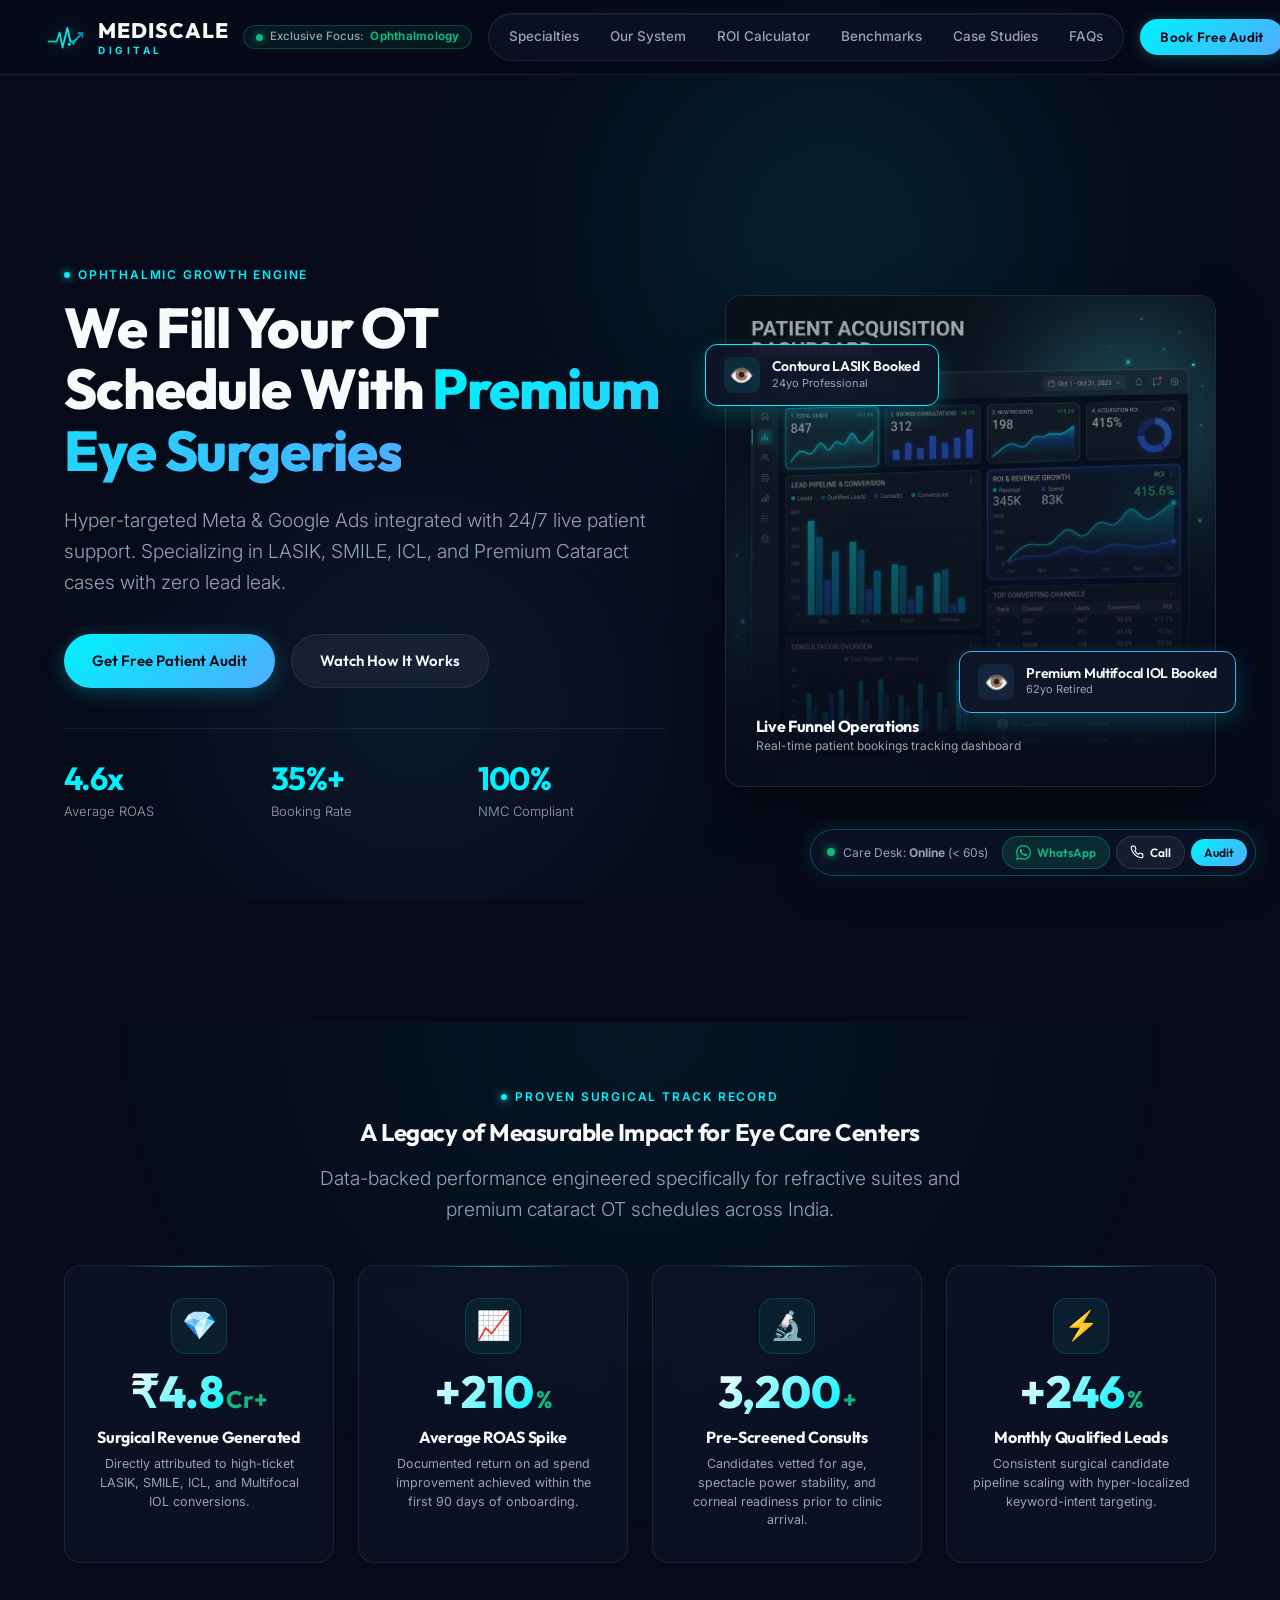
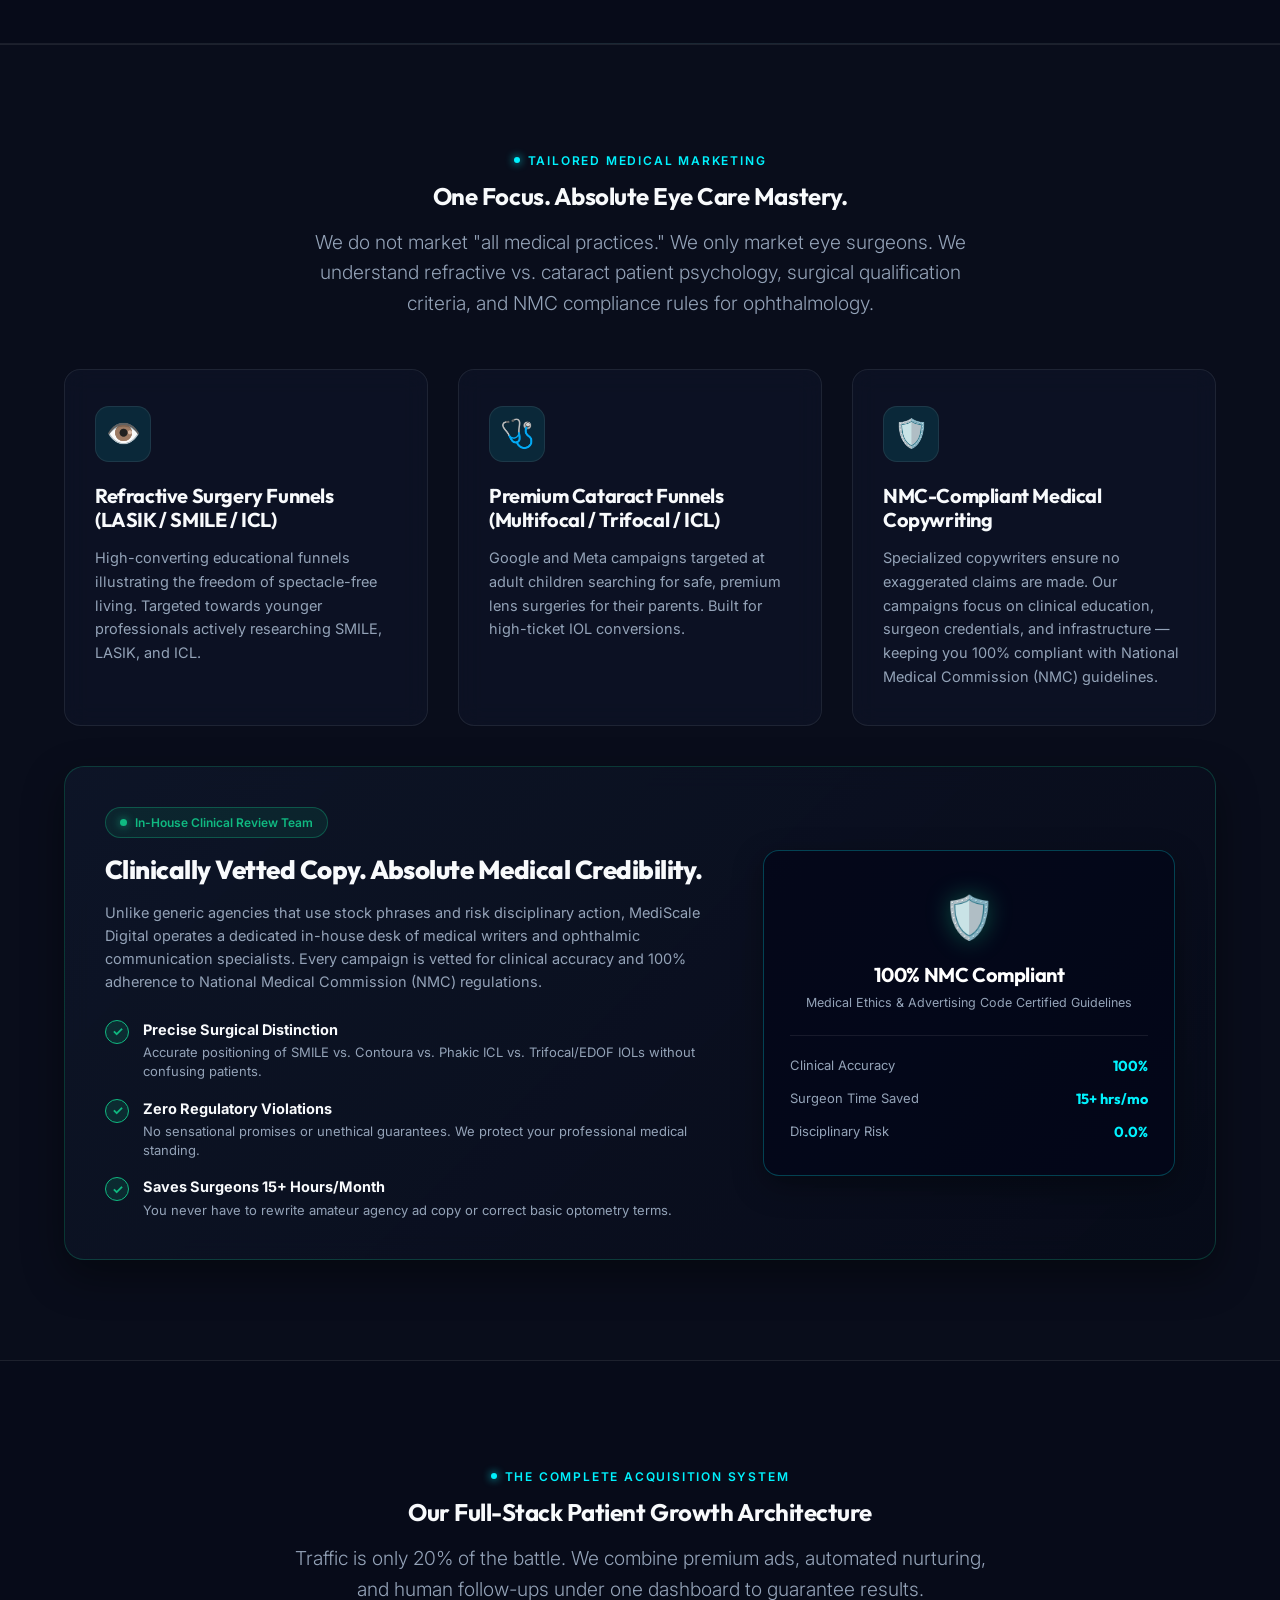
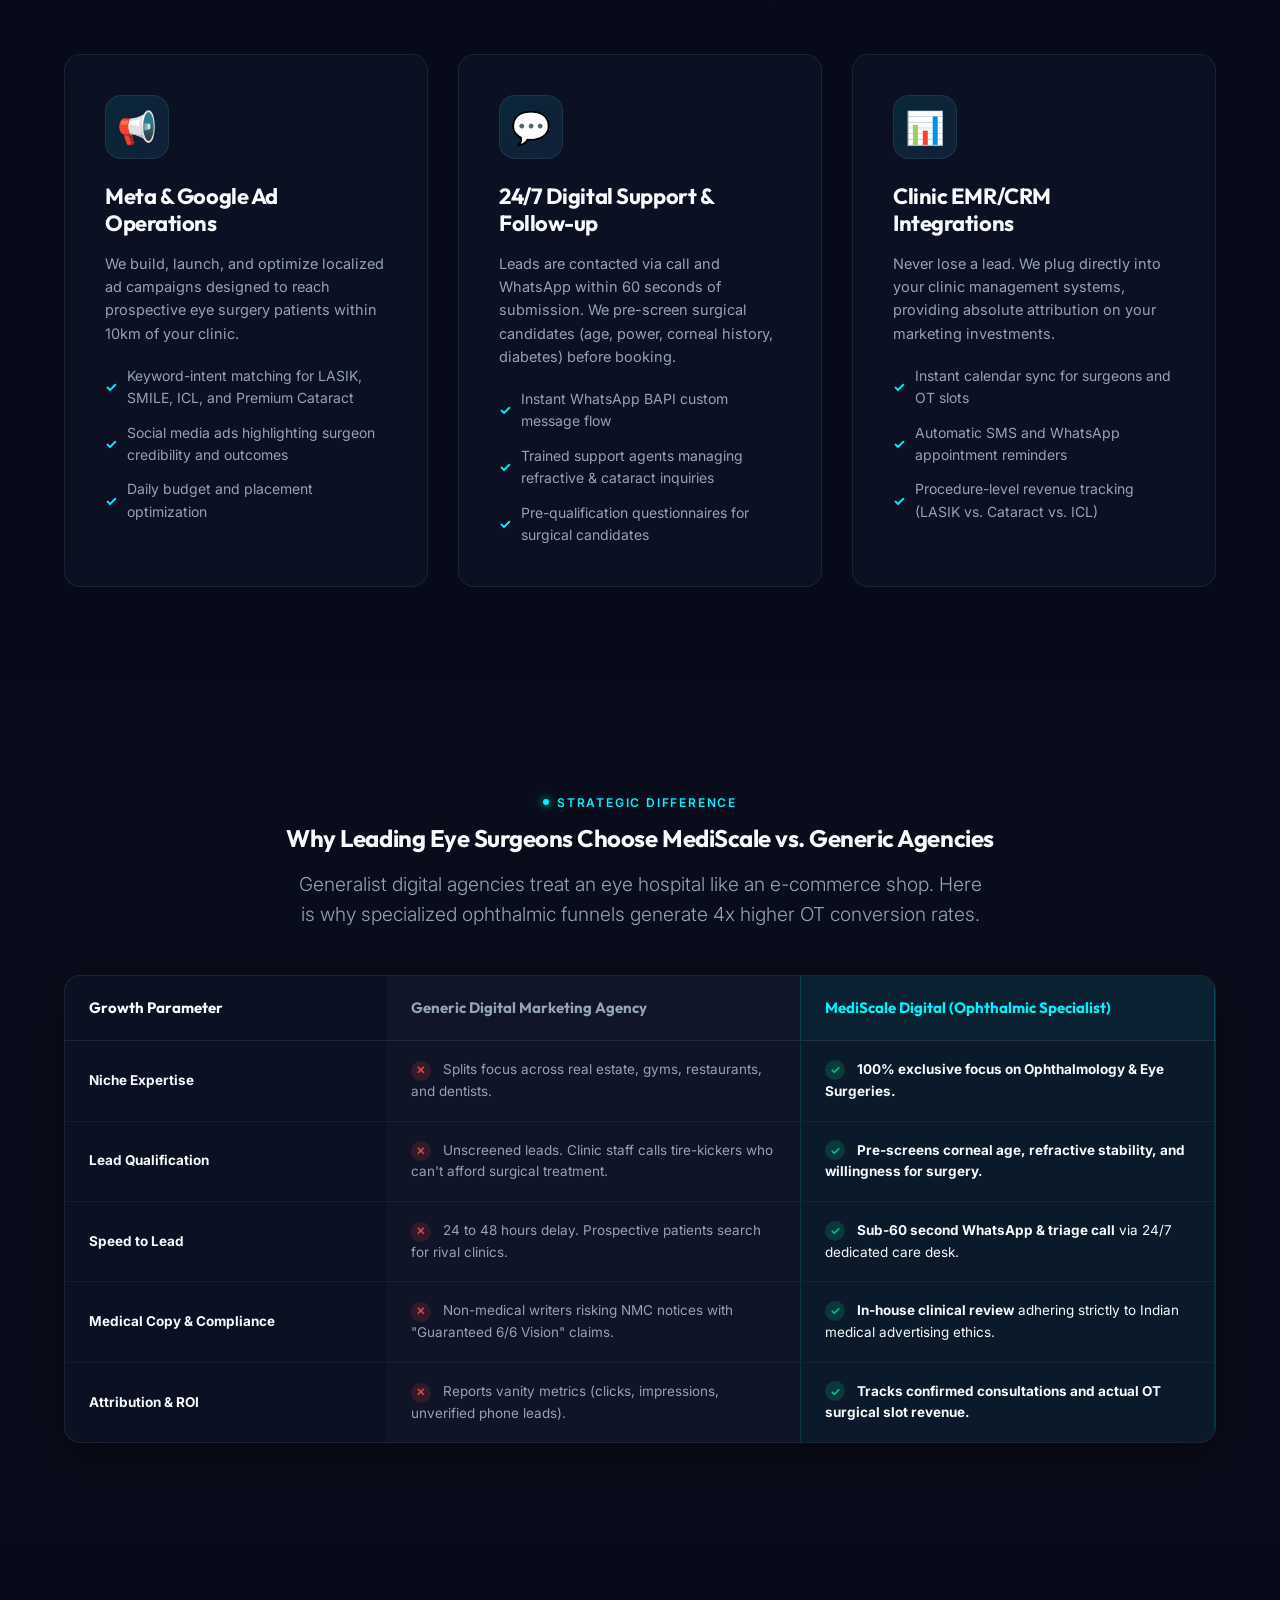
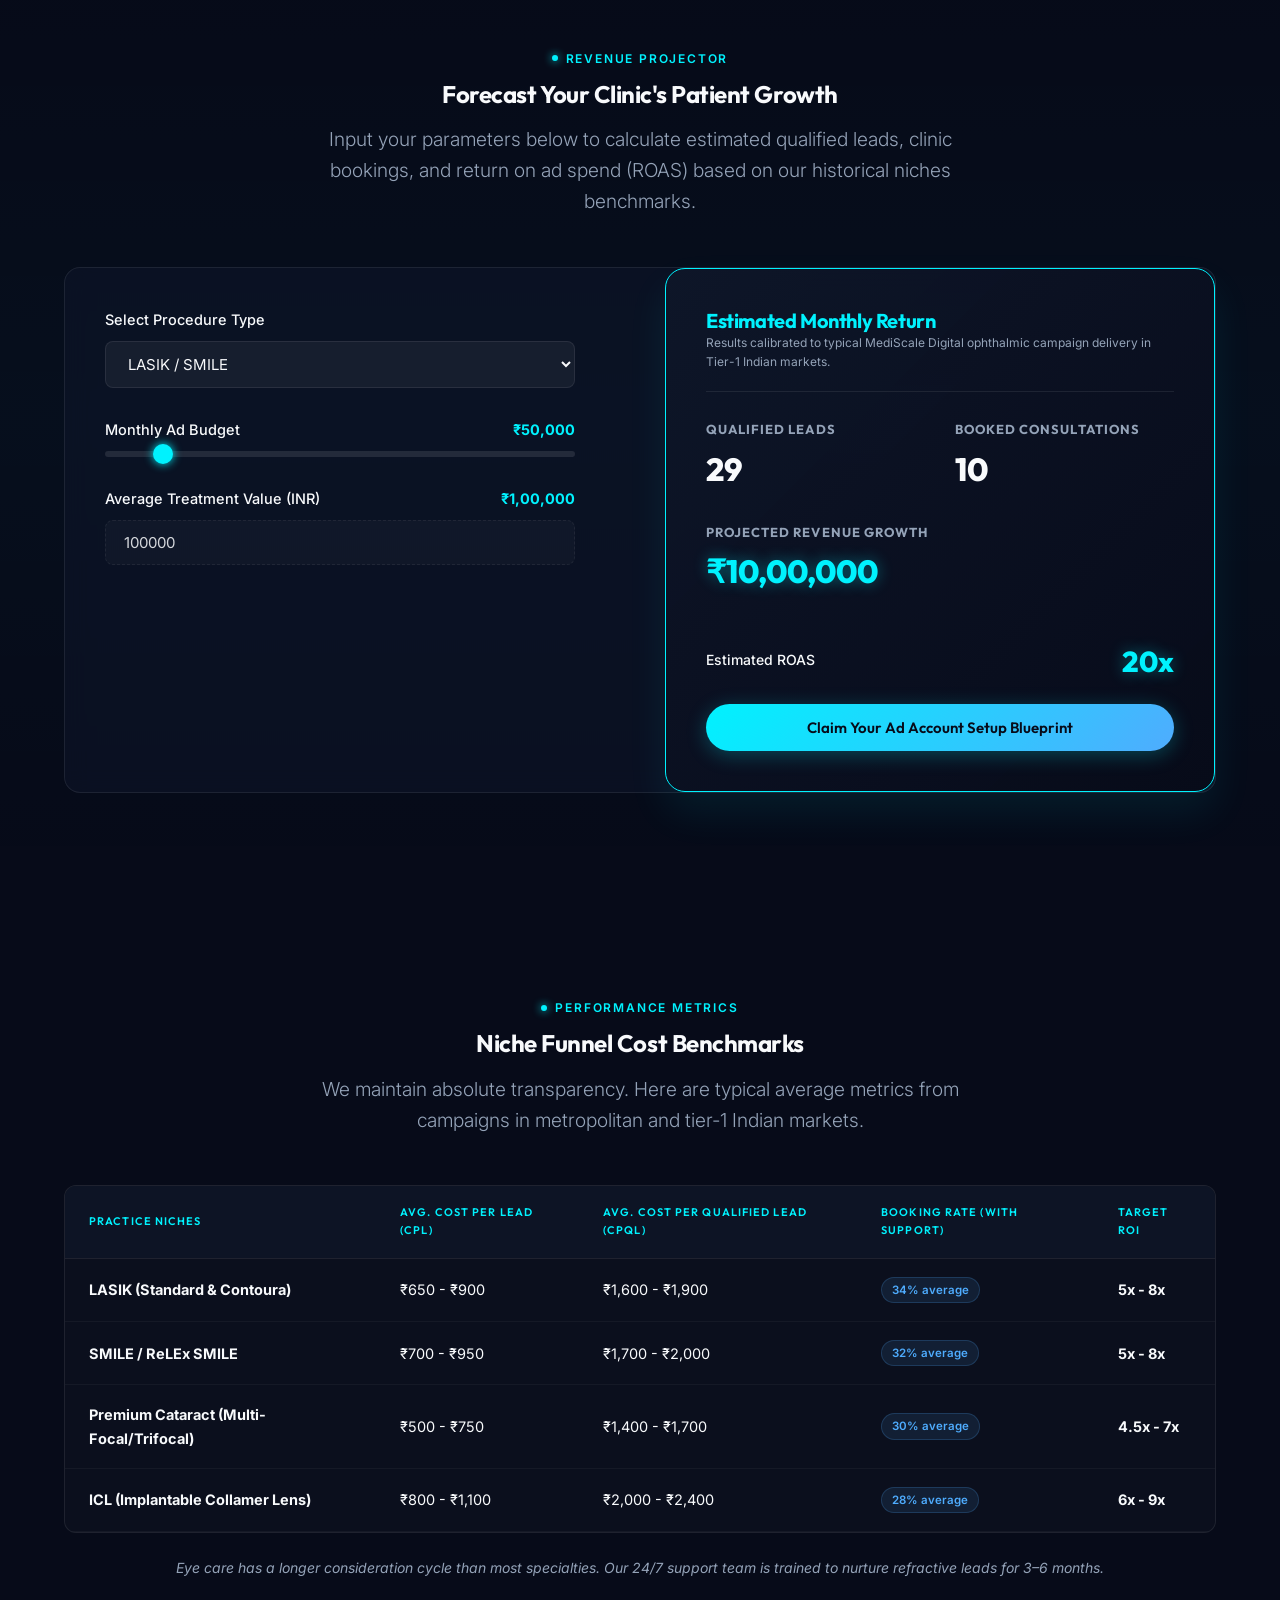
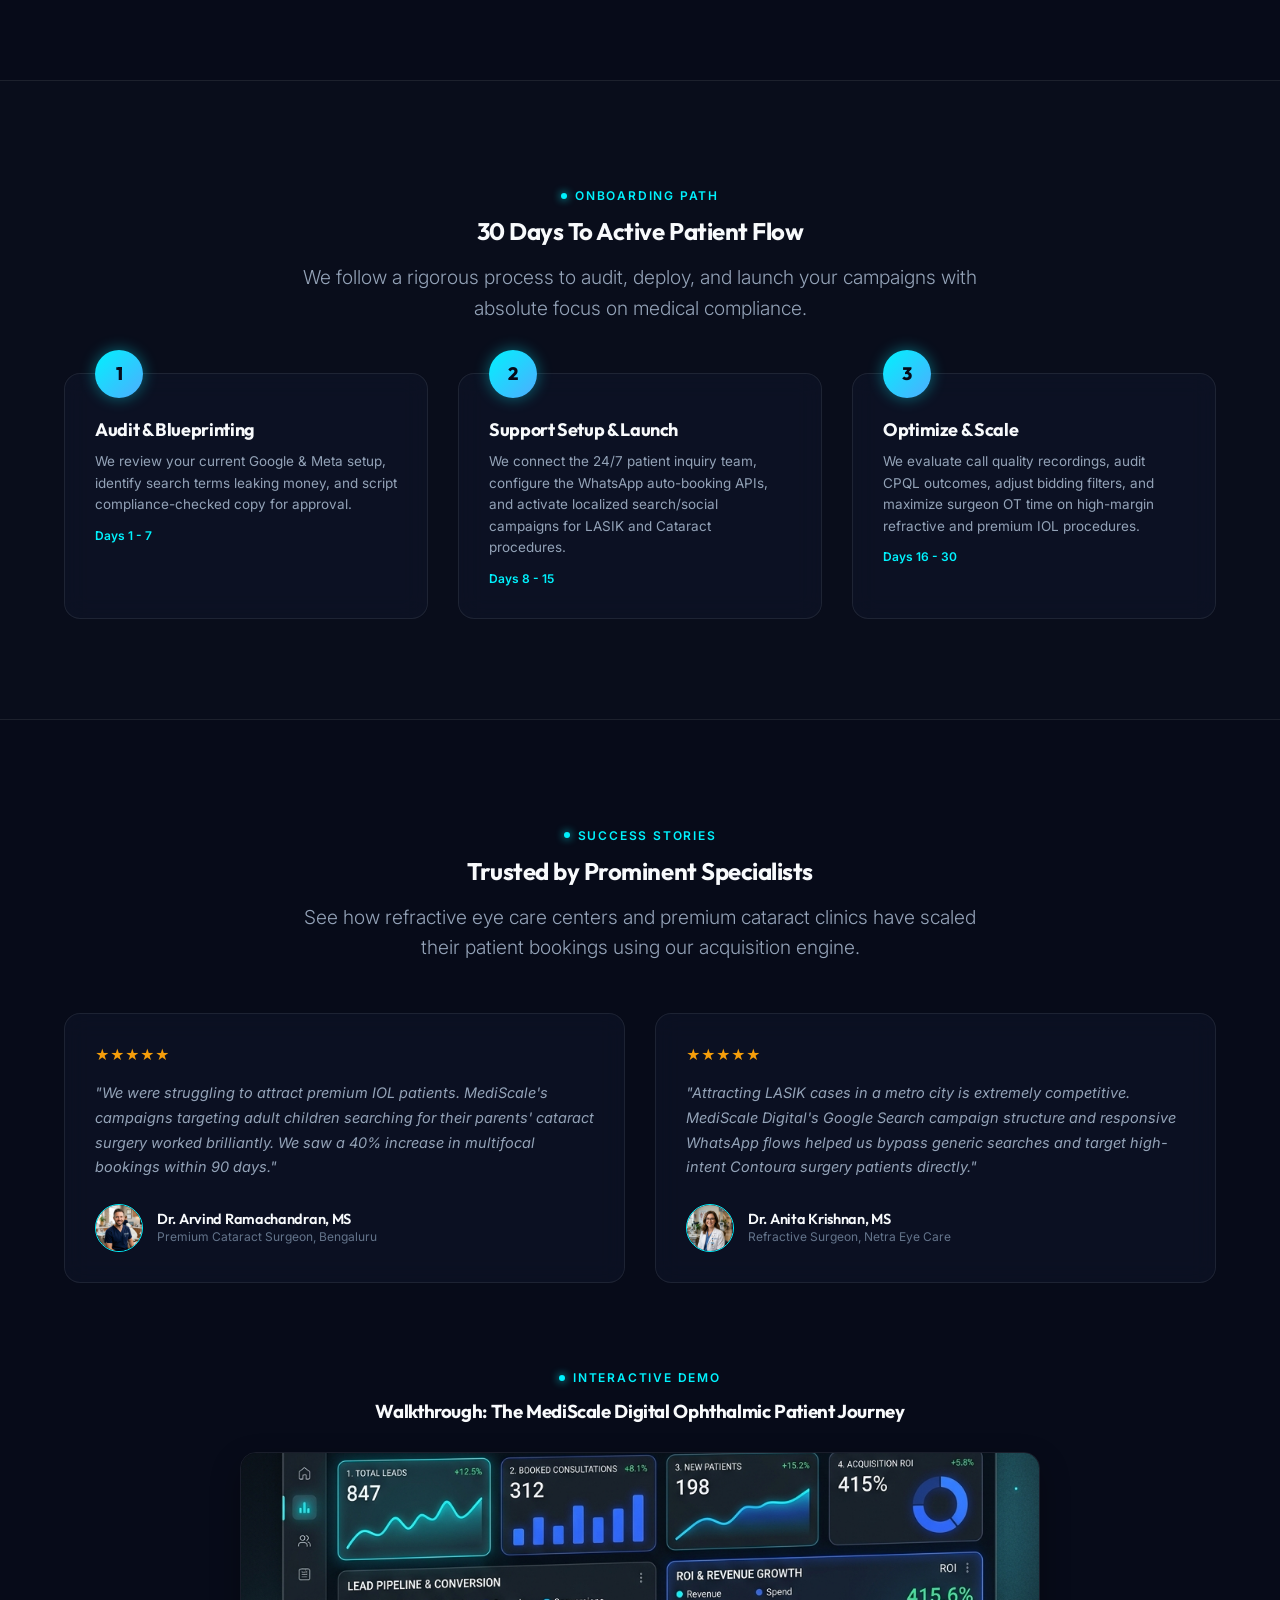
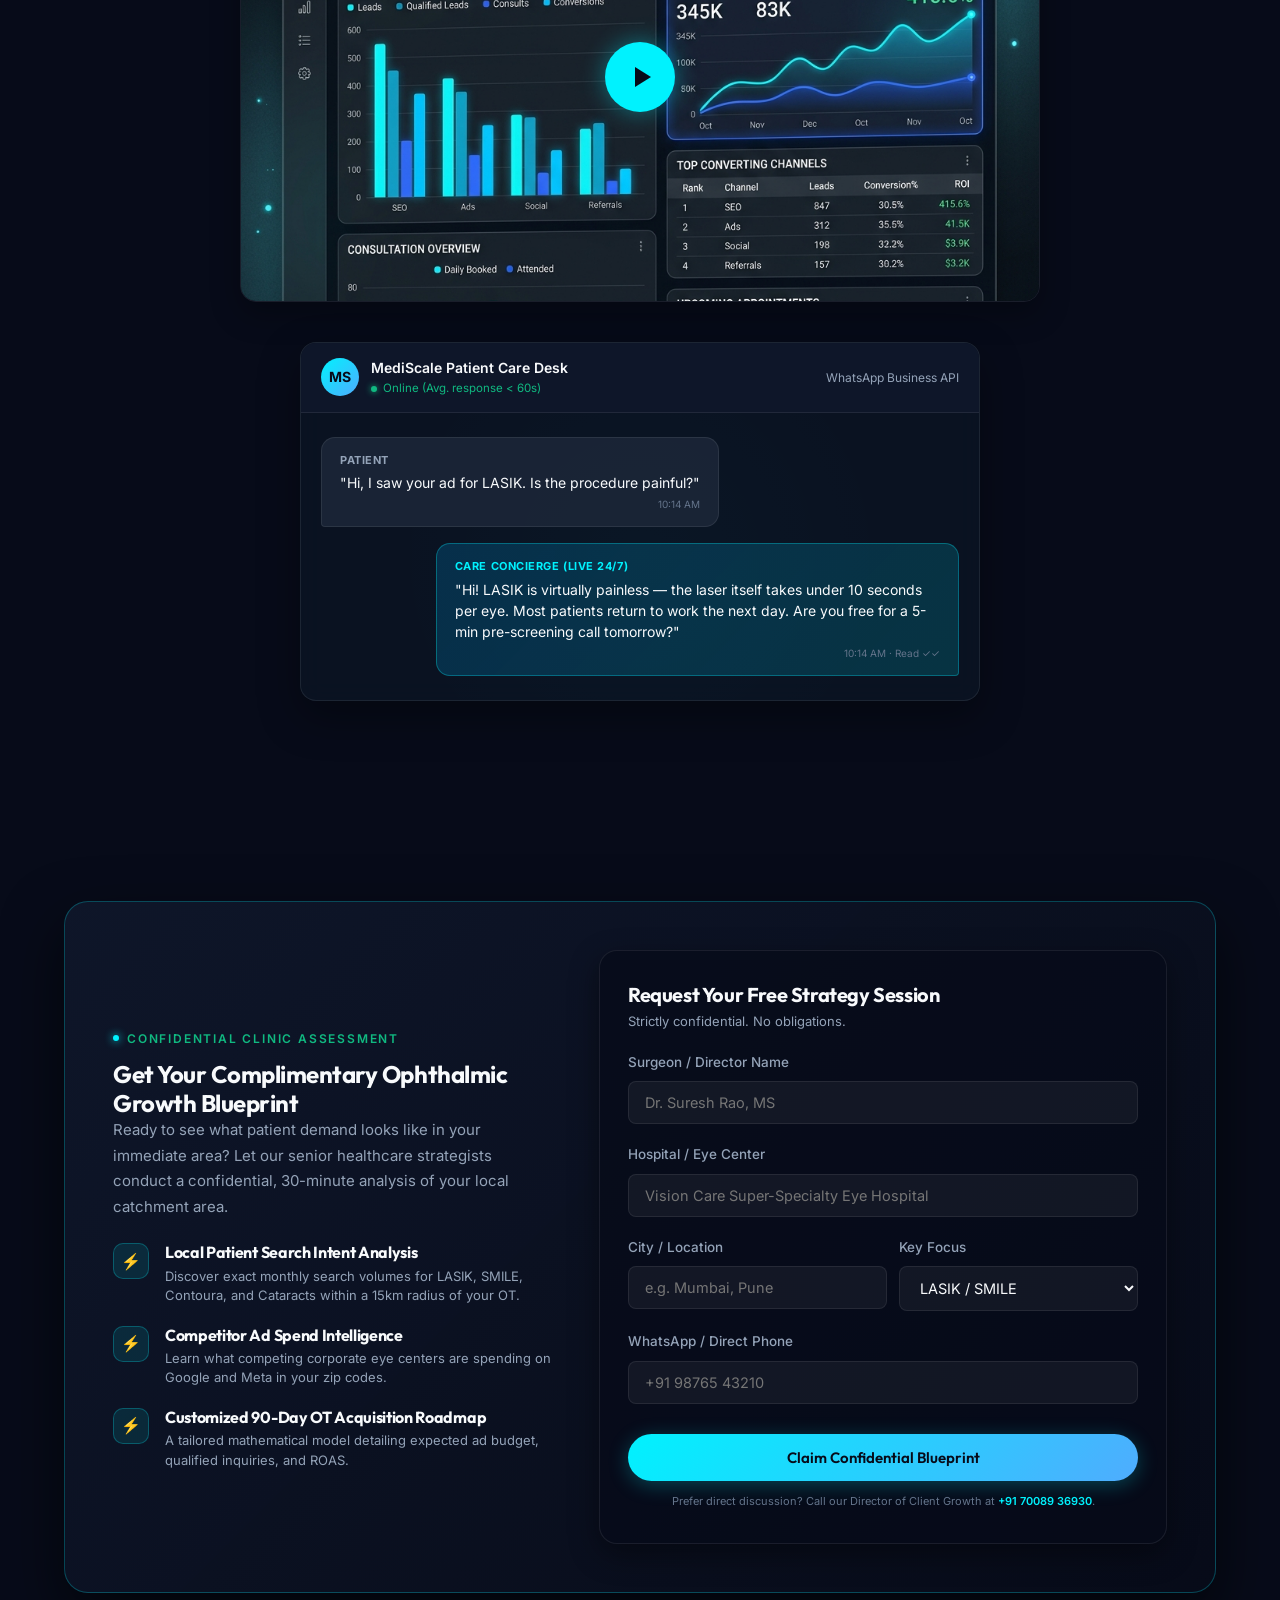
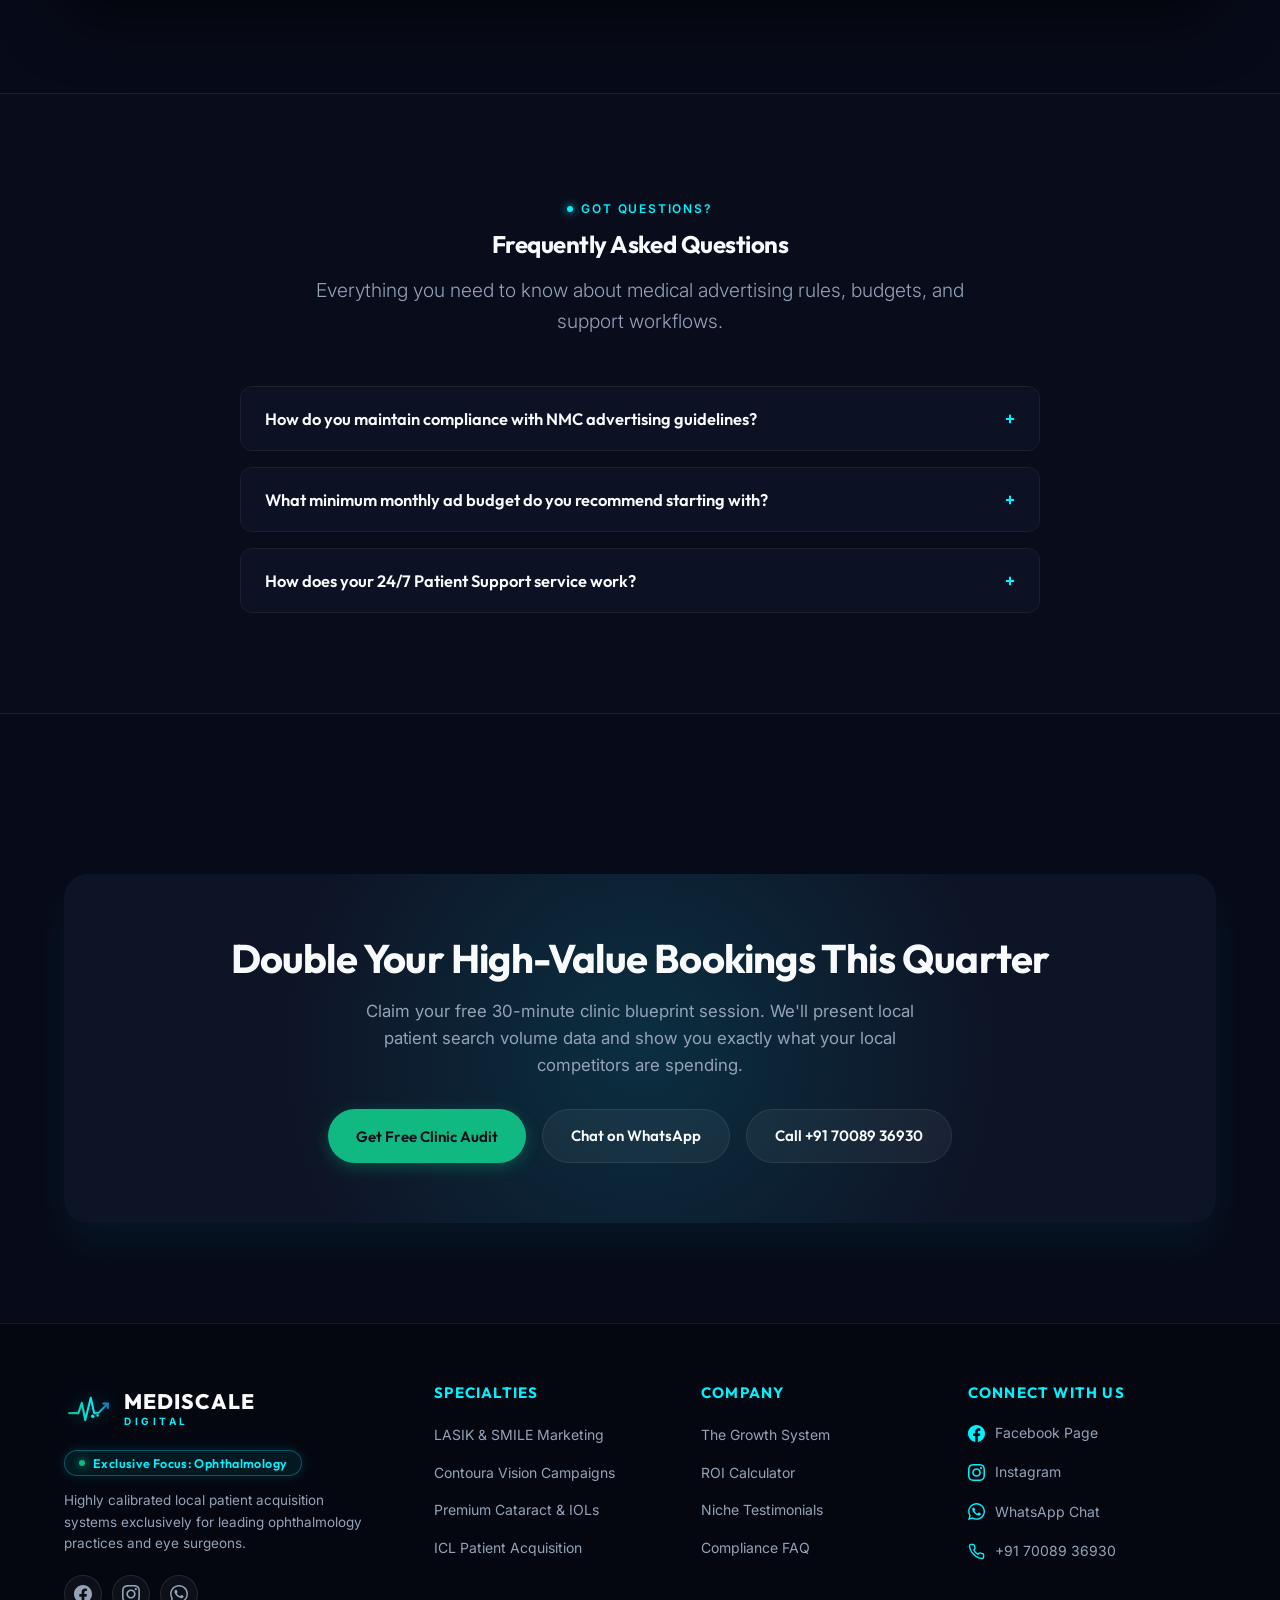
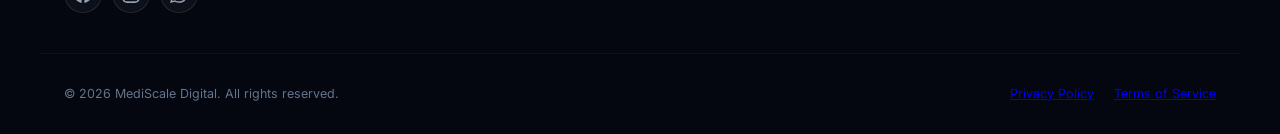
<file: index.html>
<!DOCTYPE html>
<html lang="en">
<head>
    <meta charset="UTF-8">
    <meta name="viewport" content="width=device-width, initial-scale=1.0">
    <title>MediScale Digital | Ophthalmic Patient Acquisition | LASIK & Cataract Marketing</title>
    
    <meta name="description" content="We help eye surgeons fill their OT schedule with high-value LASIK, SMILE, ICL, and Premium Cataract patients. NMC-compliant medical marketing for ophthalmology practices in India.">
    <meta name="robots" content="index, follow">
    <meta property="og:title" content="MediScale Digital | Ophthalmic Patient Acquisition">
    <meta property="og:description" content="Fill your OT schedule with high-value LASIK, SMILE, ICL, and Premium Cataract patients.">
    <meta property="og:image" content="./assets/dashboard-preview.png">
    <meta property="og:type" content="website">
    <meta name="twitter:card" content="summary_large_image">
    <meta name="twitter:title" content="MediScale Digital | Ophthalmic Patient Acquisition">
    <meta name="twitter:description" content="Fill your OT schedule with high-value LASIK, SMILE, ICL, and Premium Cataract patients.">
    <meta name="twitter:image" content="./assets/dashboard-preview.png">

    <!-- Structured Data (JSON-LD) for Ophthalmology -->
    <script type="application/ld+json">
    {
      "@context": "https://schema.org",
      "@type": "MedicalBusiness",
      "name": "MediScale Digital",
      "description": "We help eye surgeons fill their OT schedule with high-value LASIK, SMILE, ICL, and Premium Cataract patients. NMC-compliant medical marketing for ophthalmology practices in India.",
      "medicalSpecialty": "Ophthalmology",
      "url": "https://mediscale-digital.vercel.app/",
      "priceRange": "$$$$"
    }
    </script>

    <link rel="stylesheet" href="./style.css">
    <!-- Meta Pixel Code -->
<script>
!function(f,b,e,v,n,t,s)
{if(f.fbq)return;n=f.fbq=function(){n.callMethod?
n.callMethod.apply(n,arguments):n.queue.push(arguments)};
if(!f._fbq)f._fbq=n;n.push=n;n.loaded=!0;n.version='2.0';
n.queue=[];t=b.createElement(e);t.async=!0;
t.src=v;s=b.getElementsByTagName(e)[0];
s.parentNode.insertBefore(t,s)}(window, document,'script',
'https://connect.facebook.net/en_US/fbevents.js');
fbq('init', '1335273578312258');
fbq('track', 'PageView');
</script>
<noscript><img height="1" width="1" style="display:none"
src="https://www.facebook.com/tr?id=1335273578312258&ev=PageView&noscript=1"
/></noscript>
<!-- End Meta Pixel Code -->
</head>
<body>

    <!-- Ambient Glowing Effects -->
    <div class="bg-glow-wrapper">
        <div class="bg-glow glow-1"></div>
        <div class="bg-glow glow-2"></div>
    </div>

    <!-- Header / Navigation -->
    <header class="header">
        <div class="container nav-container">
            <div class="nav-brand-group">
                <a href="#" class="logo">
                    <svg class="logo-svg" width="42" height="42" viewBox="0 0 140 100" fill="none" xmlns="http://www.w3.org/2000/svg">
                        <path d="M15 65 H42 L52 35 L62 85 L78 20 L88 65 H100 L128 37" stroke="url(#logo-grad)" stroke-width="6" stroke-linecap="round" stroke-linejoin="round" />
                        <path d="M115 37 H128 V50" stroke="url(#logo-grad)" stroke-width="6" stroke-linecap="round" stroke-linejoin="round" />
                        <circle cx="84" cy="74" r="5" fill="#00f2fe" />
                        <circle cx="94" cy="66" r="3.5" fill="#10b981" />
                        <circle cx="98" cy="72" r="3.5" fill="#00f2fe" />
                        <defs>
                            <linearGradient id="logo-grad" x1="15" y1="52.5" x2="128" y2="52.5" gradientUnits="userSpaceOnUse">
                                <stop offset="0%" stop-color="#10b981" />
                                <stop offset="60%" stop-color="#00f2fe" />
                                <stop offset="100%" stop-color="#0284c7" />
                            </linearGradient>
                        </defs>
                    </svg>
                    <div class="logo-text-wrapper">
                        <span class="logo-title">MEDISCALE</span>
                        <span class="logo-subtitle">DIGITAL</span>
                    </div>
                </a>
                <div class="nav-badge-pill">
                    <span class="badge-dot"></span>
                    <span class="badge-label">Exclusive Focus:</span>
                    <span class="badge-focus">Ophthalmology</span>
                </div>
            </div>

            <nav class="nav-menu-wrapper">
                <ul class="nav-menu">
                    <li><a href="#specialties" class="nav-link">Specialties</a></li>
                    <li><a href="#services" class="nav-link">Our System</a></li>
                    <li><a href="#calculator" class="nav-link">ROI Calculator</a></li>
                    <li><a href="#benchmarks" class="nav-link">Benchmarks</a></li>
                    <li><a href="#testimonials" class="nav-link">Case Studies</a></li>
                    <li><a href="#faqs" class="nav-link">FAQs</a></li>
                </ul>
            </nav>

            <div class="nav-actions">
                <button class="btn btn-primary nav-btn open-modal-trigger">Book Free Audit</button>
                <button class="mobile-menu-btn" aria-label="Toggle navigation">
                    <span class="bar"></span>
                    <span class="bar"></span>
                    <span class="bar"></span>
                </button>
            </div>
        </div>
    </header>

    <!-- Hero Section -->
    <main>
        <section class="section-padding">
            <div class="container hero">
                <div class="hero-content">
                    <span class="eyebrow">Ophthalmic growth engine</span>
                    <h1>We Fill Your OT Schedule With <span class="text-gradient">Premium Eye Surgeries</span></h1>
                    <p>Hyper-targeted Meta & Google Ads integrated with 24/7 live patient support. Specializing in LASIK, SMILE, ICL, and Premium Cataract cases with zero lead leak.</p>
                    
                    <div class="hero-ctas">
                        <button class="btn btn-primary open-modal-trigger">Get Free Patient Audit</button>
                        <a href="#video-walkthrough" class="btn btn-secondary">Watch How It Works</a>
                    </div>

                    <div class="hero-stats">
                        <div class="hero-stat-item">
                            <h3>4.6x</h3>
                            <p>Average ROAS</p>
                        </div>
                        <div class="hero-stat-item">
                            <h3>35%+</h3>
                            <p>Booking Rate</p>
                        </div>
                        <div class="hero-stat-item">
                            <h3>100%</h3>
                            <p>NMC Compliant</p>
                        </div>
                    </div>
                </div>

                <div class="hero-visual">
                    <div class="dashboard-showcase">
                        <img src="./assets/dashboard-preview.png" alt="MediScale Digital Patient Acquisition Dashboard" id="showcase-img">
                        <div class="showcase-overlay">
                            <h4 style="font-family:'Outfit'; font-size:16px;">Live Funnel Operations</h4>
                            <p style="font-size:12px; color:var(--text-muted);">Real-time patient bookings tracking dashboard</p>
                        </div>
                    </div>
                    <!-- Floating Badges -->
                    <div class="floating-badge badge-1">
                        <div class="badge-icon">👁️</div>
                        <div class="badge-info">
                            <h4>Contoura LASIK Booked</h4>
                            <p>24yo Professional</p>
                        </div>
                    </div>
                    <div class="floating-badge badge-2">
                        <div class="badge-icon">👁️</div>
                        <div class="badge-info">
                            <h4>Premium Multifocal IOL Booked</h4>
                            <p>62yo Retired</p>
                        </div>
                    </div>
                </div>
            </div>
        </section>

        <!-- Evidence of Measurable Impact Section (Prius Healthcare Inspired) -->
        <section class="impact-section">
            <div class="container">
                <div class="impact-header text-center">
                    <span class="eyebrow">Proven Surgical Track Record</span>
                    <h2>A Legacy of Measurable Impact for Eye Care Centers</h2>
                    <p class="lead" style="max-width: 680px; margin-bottom: 30px;">
                        Data-backed performance engineered specifically for refractive suites and premium cataract OT schedules across India.
                    </p>
                </div>

                <div class="impact-grid">
                    <div class="glass-card impact-card">
                        <div class="impact-icon-wrap">💎</div>
                        <div class="impact-num-wrap">
                            <span class="impact-val" data-target="4.8">₹4.8</span><span class="impact-unit">Cr+</span>
                        </div>
                        <h4 class="impact-title">Surgical Revenue Generated</h4>
                        <p class="impact-desc">Directly attributed to high-ticket LASIK, SMILE, ICL, and Multifocal IOL conversions.</p>
                    </div>

                    <div class="glass-card impact-card">
                        <div class="impact-icon-wrap">📈</div>
                        <div class="impact-num-wrap">
                            <span class="impact-val" data-target="210">+210</span><span class="impact-unit">%</span>
                        </div>
                        <h4 class="impact-title">Average ROAS Spike</h4>
                        <p class="impact-desc">Documented return on ad spend improvement achieved within the first 90 days of onboarding.</p>
                    </div>

                    <div class="glass-card impact-card">
                        <div class="impact-icon-wrap">🔬</div>
                        <div class="impact-num-wrap">
                            <span class="impact-val" data-target="3200">3,200</span><span class="impact-unit">+</span>
                        </div>
                        <h4 class="impact-title">Pre-Screened Consults</h4>
                        <p class="impact-desc">Candidates vetted for age, spectacle power stability, and corneal readiness prior to clinic arrival.</p>
                    </div>

                    <div class="glass-card impact-card">
                        <div class="impact-icon-wrap">⚡</div>
                        <div class="impact-num-wrap">
                            <span class="impact-val" data-target="246">+246</span><span class="impact-unit">%</span>
                        </div>
                        <h4 class="impact-title">Monthly Qualified Leads</h4>
                        <p class="impact-desc">Consistent surgical candidate pipeline scaling with hyper-localized keyword-intent targeting.</p>
                    </div>
                </div>
            </div>
        </section>

        <!-- Specialties Section: One Focus. Absolute Eye Care Mastery. -->
        <section id="specialties" class="section-padding niche-section">
            <div class="container">
                <div class="text-center">
                    <span class="eyebrow">Tailored medical marketing</span>
                    <h2>One Focus. Absolute Eye Care Mastery.</h2>
                    <p class="lead">We do not market "all medical practices." We only market eye surgeons. We understand refractive vs. cataract patient psychology, surgical qualification criteria, and NMC compliance rules for ophthalmology.</p>
                </div>

                <div class="mastery-grid">
                    <!-- Card 1 -->
                    <div class="glass-card mastery-card">
                        <div class="mastery-icon">👁️</div>
                        <h3>Refractive Surgery Funnels (LASIK / SMILE / ICL)</h3>
                        <p>High-converting educational funnels illustrating the freedom of spectacle-free living. Targeted towards younger professionals actively researching SMILE, LASIK, and ICL.</p>
                    </div>

                    <!-- Card 2 -->
                    <div class="glass-card mastery-card">
                        <div class="mastery-icon">🩺</div>
                        <h3>Premium Cataract Funnels (Multifocal / Trifocal / ICL)</h3>
                        <p>Google and Meta campaigns targeted at adult children searching for safe, premium lens surgeries for their parents. Built for high-ticket IOL conversions.</p>
                    </div>

                    <!-- Card 3 -->
                    <div class="glass-card mastery-card">
                        <div class="mastery-icon">🛡️</div>
                        <h3>NMC-Compliant Medical Copywriting</h3>
                        <p>Specialized copywriters ensure no exaggerated claims are made. Our campaigns focus on clinical education, surgeon credentials, and infrastructure — keeping you 100% compliant with National Medical Commission (NMC) guidelines.</p>
                    </div>
                </div>

                <!-- In-House Clinical Advisory Desk Highlight (Prius Healthcare Inspired) -->
                <div class="glass-card clinical-review-card" style="margin-top: 40px;">
                    <div class="clinical-review-grid">
                        <div class="clinical-review-content">
                            <div class="clinical-badge-tag">
                                <span class="badge-dot"></span>
                                <span>In-House Clinical Review Team</span>
                            </div>
                            <h3>Clinically Vetted Copy. Absolute Medical Credibility.</h3>
                            <p>
                                Unlike generic agencies that use stock phrases and risk disciplinary action, MediScale Digital operates a dedicated in-house desk of medical writers and ophthalmic communication specialists. Every campaign is vetted for clinical accuracy and 100% adherence to National Medical Commission (NMC) regulations.
                            </p>
                            <div class="clinical-perks-list">
                                <div class="perk-item">
                                    <div class="perk-icon">✓</div>
                                    <div>
                                        <strong>Precise Surgical Distinction</strong>
                                        <p>Accurate positioning of SMILE vs. Contoura vs. Phakic ICL vs. Trifocal/EDOF IOLs without confusing patients.</p>
                                    </div>
                                </div>
                                <div class="perk-item">
                                    <div class="perk-icon">✓</div>
                                    <div>
                                        <strong>Zero Regulatory Violations</strong>
                                        <p>No sensational promises or unethical guarantees. We protect your professional medical standing.</p>
                                    </div>
                                </div>
                                <div class="perk-item">
                                    <div class="perk-icon">✓</div>
                                    <div>
                                        <strong>Saves Surgeons 15+ Hours/Month</strong>
                                        <p>You never have to rewrite amateur agency ad copy or correct basic optometry terms.</p>
                                    </div>
                                </div>
                            </div>
                        </div>
                        <div class="clinical-review-badge-col">
                            <div class="compliance-shield-box">
                                <div class="shield-icon">🛡️</div>
                                <h4>100% NMC Compliant</h4>
                                <p>Medical Ethics & Advertising Code Certified Guidelines</p>
                                <div class="shield-stats">
                                    <div class="shield-stat-row">
                                        <span>Clinical Accuracy</span>
                                        <span class="stat-highlight">100%</span>
                                    </div>
                                    <div class="shield-stat-row">
                                        <span>Surgeon Time Saved</span>
                                        <span class="stat-highlight">15+ hrs/mo</span>
                                    </div>
                                    <div class="shield-stat-row">
                                        <span>Disciplinary Risk</span>
                                        <span class="stat-highlight">0.0%</span>
                                    </div>
                                </div>
                            </div>
                        </div>
                    </div>
                </div>
            </div>
        </section>

        <!-- Our Core Capabilities / Services -->
        <section id="services" class="section-padding">
            <div class="container">
                <div class="text-center">
                    <span class="eyebrow">The complete acquisition system</span>
                    <h2>Our Full-Stack Patient Growth Architecture</h2>
                    <p class="lead">Traffic is only 20% of the battle. We combine premium ads, automated nurturing, and human follow-ups under one dashboard to guarantee results.</p>
                </div>

                <div class="services-grid">
                    <!-- Column 1 -->
                    <div class="glass-card service-card">
                        <div class="service-icon">📢</div>
                        <h3>Meta & Google Ad Operations</h3>
                        <p>We build, launch, and optimize localized ad campaigns designed to reach prospective eye surgery patients within 10km of your clinic.</p>
                        <ul class="service-bullets">
                            <li>Keyword-intent matching for LASIK, SMILE, ICL, and Premium Cataract</li>
                            <li>Social media ads highlighting surgeon credibility and outcomes</li>
                            <li>Daily budget and placement optimization</li>
                        </ul>
                    </div>

                    <!-- Column 2 -->
                    <div class="glass-card service-card">
                        <div class="service-icon">💬</div>
                        <h3>24/7 Digital Support & Follow-up</h3>
                        <p>Leads are contacted via call and WhatsApp within 60 seconds of submission. We pre-screen surgical candidates (age, power, corneal history, diabetes) before booking.</p>
                        <ul class="service-bullets">
                            <li>Instant WhatsApp BAPI custom message flow</li>
                            <li>Trained support agents managing refractive & cataract inquiries</li>
                            <li>Pre-qualification questionnaires for surgical candidates</li>
                        </ul>
                    </div>

                    <!-- Column 3 -->
                    <div class="glass-card service-card">
                        <div class="service-icon">📊</div>
                        <h3>Clinic EMR/CRM Integrations</h3>
                        <p>Never lose a lead. We plug directly into your clinic management systems, providing absolute attribution on your marketing investments.</p>
                        <ul class="service-bullets">
                            <li>Instant calendar sync for surgeons and OT slots</li>
                            <li>Automatic SMS and WhatsApp appointment reminders</li>
                            <li>Procedure-level revenue tracking (LASIK vs. Cataract vs. ICL)</li>
                        </ul>
                    </div>
                </div>
            </div>
        </section>

        <!-- Comparison Section: Specialist vs Generic Agency (Prius Healthcare Inspired) -->
        <section class="section-padding comparison-section">
            <div class="container">
                <div class="text-center">
                    <span class="eyebrow">Strategic Difference</span>
                    <h2>Why Leading Eye Surgeons Choose MediScale vs. Generic Agencies</h2>
                    <p class="lead">Generalist digital agencies treat an eye hospital like an e-commerce shop. Here is why specialized ophthalmic funnels generate 4x higher OT conversion rates.</p>
                </div>

                <div class="comparison-table-wrapper">
                    <table class="comparison-table">
                        <thead>
                            <tr>
                                <th style="width: 28%;">Growth Parameter</th>
                                <th style="width: 36%;" class="col-generic">Generic Digital Marketing Agency</th>
                                <th style="width: 36%;" class="col-mediscale">MediScale Digital (Ophthalmic Specialist)</th>
                            </tr>
                        </thead>
                        <tbody>
                            <tr>
                                <td><strong>Niche Expertise</strong></td>
                                <td class="col-generic">
                                    <span class="cross-mark">✕</span> Splits focus across real estate, gyms, restaurants, and dentists.
                                </td>
                                <td class="col-mediscale">
                                    <span class="check-mark">✓</span> <strong>100% exclusive focus on Ophthalmology & Eye Surgeries.</strong>
                                </td>
                            </tr>
                            <tr>
                                <td><strong>Lead Qualification</strong></td>
                                <td class="col-generic">
                                    <span class="cross-mark">✕</span> Unscreened leads. Clinic staff calls tire-kickers who can't afford surgical treatment.
                                </td>
                                <td class="col-mediscale">
                                    <span class="check-mark">✓</span> <strong>Pre-screens corneal age, refractive stability, and willingness for surgery.</strong>
                                </td>
                            </tr>
                            <tr>
                                <td><strong>Speed to Lead</strong></td>
                                <td class="col-generic">
                                    <span class="cross-mark">✕</span> 24 to 48 hours delay. Prospective patients search for rival clinics.
                                </td>
                                <td class="col-mediscale">
                                    <span class="check-mark">✓</span> <strong>Sub-60 second WhatsApp & triage call</strong> via 24/7 dedicated care desk.
                                </td>
                            </tr>
                            <tr>
                                <td><strong>Medical Copy & Compliance</strong></td>
                                <td class="col-generic">
                                    <span class="cross-mark">✕</span> Non-medical writers risking NMC notices with "Guaranteed 6/6 Vision" claims.
                                </td>
                                <td class="col-mediscale">
                                    <span class="check-mark">✓</span> <strong>In-house clinical review</strong> adhering strictly to Indian medical advertising ethics.
                                </td>
                            </tr>
                            <tr>
                                <td><strong>Attribution & ROI</strong></td>
                                <td class="col-generic">
                                    <span class="cross-mark">✕</span> Reports vanity metrics (clicks, impressions, unverified phone leads).
                                </td>
                                <td class="col-mediscale">
                                    <span class="check-mark">✓</span> <strong>Tracks confirmed consultations and actual OT surgical slot revenue.</strong>
                                </td>
                            </tr>
                        </tbody>
                    </table>
                </div>
            </div>
        </section>

        <!-- ROI Calculator -->
        <section id="calculator" class="section-padding calc-section">
            <div class="container">
                <div class="text-center">
                    <span class="eyebrow">Revenue projector</span>
                    <h2>Forecast Your Clinic's Patient Growth</h2>
                    <p class="lead">Input your parameters below to calculate estimated qualified leads, clinic bookings, and return on ad spend (ROAS) based on our historical niches benchmarks.</p>
                </div>

                <div class="glass-card calc-container">
                    <!-- Left: Inputs -->
                    <div class="calc-inputs">
                        <div class="calc-group">
                            <label for="calc-procedure" class="calc-label">Select Procedure Type</label>
                            <select id="calc-procedure" class="calc-select">
                                <option value="lasik">LASIK / SMILE</option>
                                <option value="cataract">Premium Cataract (Multifocal/Trifocal)</option>
                                <option value="icl">ICL (Implantable Collamer Lens)</option>
                            </select>
                        </div>

                        <div class="calc-group">
                            <div class="calc-label">
                                <span>Monthly Ad Budget</span>
                                <span id="budget-val">₹50,000</span>
                            </div>
                            <input type="range" id="calc-budget" class="calc-range" min="20000" max="300000" step="5000" value="50000">
                        </div>

                        <div class="calc-group">
                            <div class="calc-label">
                                <span>Average Treatment Value (INR)</span>
                                <span id="ticket-val">₹1,00,000</span>
                            </div>
                            <input type="text" id="calc-ticket" class="calc-select" value="100000" readonly style="background: rgba(255, 255, 255, 0.03); cursor: not-allowed; opacity: 0.85; border: 1px dashed var(--border-glass);" aria-label="Average Treatment Value preset">
                        </div>
                    </div>

                    <!-- Right: Results -->
                    <div class="calc-results">
                        <div class="results-header">
                            <h3 style="font-family:'Outfit'; font-size:20px; color:var(--primary);">Estimated Monthly Return</h3>
                            <p style="font-size:12px; color:var(--text-muted);">Results calibrated to typical MediScale Digital ophthalmic campaign delivery in Tier-1 Indian markets.</p>
                        </div>
                        <div class="results-grid">
                            <div class="result-item">
                                <h4>Qualified Leads</h4>
                                <div class="result-val" id="res-leads">0</div>
                            </div>
                            <div class="result-item">
                                <h4>Booked Consultations</h4>
                                <div class="result-val" id="res-bookings">0</div>
                            </div>
                            <div class="result-item" style="grid-column: span 2;">
                                <h4>Projected Revenue Growth</h4>
                                <div class="result-val highlight" id="res-revenue">₹0</div>
                            </div>
                        </div>
                        <div>
                            <div style="display:flex; justify-content:space-between; align-items:center; margin-bottom:20px;">
                                <span style="font-size:14px; font-weight:500;">Estimated ROAS</span>
                                <span class="result-val highlight" id="res-roi" style="font-size:1.8rem;">0.0x</span>
                            </div>
                            <button class="btn btn-primary open-modal-trigger" style="width:100%;">Claim Your Ad Account Setup Blueprint</button>
                        </div>
                    </div>
                </div>
            </div>
        </section>

        <!-- Benchmark Tables -->
        <section id="benchmarks" class="section-padding">
            <div class="container">
                <div class="text-center">
                    <span class="eyebrow">Performance Metrics</span>
                    <h2>Niche Funnel Cost Benchmarks</h2>
                    <p class="lead">We maintain absolute transparency. Here are typical average metrics from campaigns in metropolitan and tier-1 Indian markets.</p>
                </div>

                <div class="table-wrap">
                    <table class="benchmark-table">
                        <thead>
                            <tr>
                                <th>Practice Niches</th>
                                <th>Avg. Cost Per Lead (CPL)</th>
                                <th>Avg. Cost Per Qualified Lead (CPQL)</th>
                                <th>Booking Rate (With support)</th>
                                <th>Target ROI</th>
                            </tr>
                        </thead>
                        <tbody>
                            <tr>
                                <td><strong>LASIK (Standard & Contoura)</strong></td>
                                <td>₹650 - ₹900</td>
                                <td>₹1,600 - ₹1,900</td>
                                <td><span class="pill pill-royal">34% average</span></td>
                                <td><strong>5x - 8x</strong></td>
                            </tr>
                            <tr>
                                <td><strong>SMILE / ReLEx SMILE</strong></td>
                                <td>₹700 - ₹950</td>
                                <td>₹1,700 - ₹2,000</td>
                                <td><span class="pill pill-royal">32% average</span></td>
                                <td><strong>5x - 8x</strong></td>
                            </tr>
                            <tr>
                                <td><strong>Premium Cataract (Multi-Focal/Trifocal)</strong></td>
                                <td>₹500 - ₹750</td>
                                <td>₹1,400 - ₹1,700</td>
                                <td><span class="pill pill-royal">30% average</span></td>
                                <td><strong>4.5x - 7x</strong></td>
                            </tr>
                            <tr>
                                <td><strong>ICL (Implantable Collamer Lens)</strong></td>
                                <td>₹800 - ₹1,100</td>
                                <td>₹2,000 - ₹2,400</td>
                                <td><span class="pill pill-royal">28% average</span></td>
                                <td><strong>6x - 9x</strong></td>
                            </tr>
                        </tbody>
                    </table>
                </div>
                <p class="table-note">Eye care has a longer consideration cycle than most specialties. Our 24/7 support team is trained to nurture refractive leads for 3–6 months.</p>
            </div>
        </section>

        <!-- Process / Roadmap -->
        <section class="section-padding niche-section">
            <div class="container">
                <div class="text-center">
                    <span class="eyebrow">Onboarding path</span>
                    <h2>30 Days To Active Patient Flow</h2>
                    <p class="lead">We follow a rigorous process to audit, deploy, and launch your campaigns with absolute focus on medical compliance.</p>
                </div>

                <div class="roadmap-grid">
                    <div class="glass-card roadmap-card">
                        <div class="roadmap-num">1</div>
                        <h3>Audit & Blueprinting</h3>
                        <p>We review your current Google & Meta setup, identify search terms leaking money, and script compliance-checked copy for approval.</p>
                        <p style="margin-top:10px; font-weight:600; font-size:12px; color:var(--primary);">Days 1 - 7</p>
                    </div>
                    <div class="glass-card roadmap-card">
                        <div class="roadmap-num">2</div>
                        <h3>Support Setup & Launch</h3>
                        <p>We connect the 24/7 patient inquiry team, configure the WhatsApp auto-booking APIs, and activate localized search/social campaigns for LASIK and Cataract procedures.</p>
                        <p style="margin-top:10px; font-weight:600; font-size:12px; color:var(--primary);">Days 8 - 15</p>
                    </div>
                    <div class="glass-card roadmap-card">
                        <div class="roadmap-num">3</div>
                        <h3>Optimize & Scale</h3>
                        <p>We evaluate call quality recordings, audit CPQL outcomes, adjust bidding filters, and maximize surgeon OT time on high-margin refractive and premium IOL procedures.</p>
                        <p style="margin-top:10px; font-weight:600; font-size:12px; color:var(--primary);">Days 16 - 30</p>
                    </div>
                </div>
            </div>
        </section>

        <!-- Client Testimonials & Video -->
        <section id="testimonials" class="section-padding">
            <div class="container">
                <div class="text-center">
                    <span class="eyebrow">Success stories</span>
                    <h2>Trusted by Prominent Specialists</h2>
                    <p class="lead">See how refractive eye care centers and premium cataract clinics have scaled their patient bookings using our acquisition engine.</p>
                </div>

                <div class="testimonials-grid">
                    <!-- Testimonial 1 -->
                    <div class="glass-card testimonial-card">
                        <div>
                            <div class="rating">★★★★★</div>
                            <p class="test-text">"We were struggling to attract premium IOL patients. MediScale's campaigns targeting adult children searching for their parents' cataract surgery worked brilliantly. We saw a 40% increase in multifocal bookings within 90 days."</p>
                        </div>
                        <div class="test-footer">
                            <img src="./assets/doctor-avatar1.png" alt="Dr. Arvind Ramachandran" class="test-avatar">
                            <div class="test-meta">
                                <h4>Dr. Arvind Ramachandran, MS</h4>
                                <p>Premium Cataract Surgeon, Bengaluru</p>
                            </div>
                        </div>
                    </div>

                    <!-- Testimonial 2 -->
                    <div class="glass-card testimonial-card">
                        <div>
                            <div class="rating">★★★★★</div>
                            <p class="test-text">"Attracting LASIK cases in a metro city is extremely competitive. MediScale Digital's Google Search campaign structure and responsive WhatsApp flows helped us bypass generic searches and target high-intent Contoura surgery patients directly."</p>
                        </div>
                        <div class="test-footer">
                            <img src="./assets/doctor-avatar2.png" alt="Dr. Anita Krishnan" class="test-avatar">
                            <div class="test-meta">
                                <h4>Dr. Anita Krishnan, MS</h4>
                                <p>Refractive Surgeon, Netra Eye Care</p>
                            </div>
                        </div>
                    </div>
                </div>

                <!-- Video Walkthrough & Mock Patient Journey -->
                <div id="video-walkthrough" style="margin-top:80px; max-width:800px; margin-left:auto; margin-right:auto;">
                    <div class="text-center" style="margin-bottom:30px;">
                        <span class="eyebrow">Interactive Demo</span>
                        <h3>Walkthrough: The MediScale Digital Ophthalmic Patient Journey</h3>
                    </div>
                    <div class="video-preview" id="demo-video">
                        <img src="./assets/dashboard-preview.png" alt="Play dashboard walkthrough video">
                        <div class="video-play-btn"></div>
                    </div>

                    <!-- Mock WhatsApp Flow -->
                    <div class="chat-mock-container">
                        <div class="chat-header">
                            <div class="chat-header-user">
                                <div class="chat-avatar">MS</div>
                                <div>
                                    <div class="chat-title">MediScale Patient Care Desk</div>
                                    <div class="chat-status">Online (Avg. response &lt; 60s)</div>
                                </div>
                            </div>
                            <span style="font-size:12px; color:var(--text-muted);">WhatsApp Business API</span>
                        </div>
                        <div class="chat-body">
                            <div class="chat-bubble chat-bubble-patient">
                                <div class="chat-bubble-label">Patient</div>
                                <p>"Hi, I saw your ad for LASIK. Is the procedure painful?"</p>
                                <div class="chat-timestamp">10:14 AM</div>
                            </div>
                            <div class="chat-bubble chat-bubble-system">
                                <div class="chat-bubble-label">Care Concierge (Live 24/7)</div>
                                <p>"Hi! LASIK is virtually painless — the laser itself takes under 10 seconds per eye. Most patients return to work the next day. Are you free for a 5-min pre-screening call tomorrow?"</p>
                                <div class="chat-timestamp">10:14 AM · Read ✓✓</div>
                            </div>
                        </div>
                    </div>
                </div>
            </div>
        </section>

        <!-- Complimentary Ophthalmic Growth Blueprint Section (Prius Healthcare Inspired) -->
        <section id="blueprint" class="section-padding blueprint-section">
            <div class="container">
                <div class="glass-card blueprint-card">
                    <div class="blueprint-grid">
                        <div class="blueprint-info">
                            <span class="eyebrow" style="color:var(--accent);">Confidential Clinic Assessment</span>
                            <h2>Get Your Complimentary Ophthalmic Growth Blueprint</h2>
                            <p style="font-size:15px; color:var(--text-muted); line-height:1.7; margin-bottom:24px;">
                                Ready to see what patient demand looks like in your immediate area? Let our senior healthcare strategists conduct a confidential, 30-minute analysis of your local catchment area.
                            </p>

                            <div class="blueprint-perks-list">
                                <div class="blueprint-perk">
                                    <div class="perk-bullet">⚡</div>
                                    <div>
                                        <h4>Local Patient Search Intent Analysis</h4>
                                        <p>Discover exact monthly search volumes for LASIK, SMILE, Contoura, and Cataracts within a 15km radius of your OT.</p>
                                    </div>
                                </div>
                                <div class="blueprint-perk">
                                    <div class="perk-bullet">⚡</div>
                                    <div>
                                        <h4>Competitor Ad Spend Intelligence</h4>
                                        <p>Learn what competing corporate eye centers are spending on Google and Meta in your zip codes.</p>
                                    </div>
                                </div>
                                <div class="blueprint-perk">
                                    <div class="perk-bullet">⚡</div>
                                    <div>
                                        <h4>Customized 90-Day OT Acquisition Roadmap</h4>
                                        <p>A tailored mathematical model detailing expected ad budget, qualified inquiries, and ROAS.</p>
                                    </div>
                                </div>
                            </div>
                        </div>

                        <div class="blueprint-form-wrapper">
                            <div class="blueprint-form-card">
                                <h3>Request Your Free Strategy Session</h3>
                                <p style="font-size:13px; color:var(--text-muted); margin-bottom:20px;">Strictly confidential. No obligations.</p>
                                <form id="blueprint-form" action="https://crm.zoho.in/crm/WebToLeadForm" method="POST" target="zoho-lead-iframe">
                                    <!-- Zoho CRM Web-to-Lead Hidden Config -->
                                    <input type="hidden" name="xnQsjsdp" id="bp-xnQsjsdp" value="">
                                    <input type="hidden" name="xmIwt4bg" id="bp-xmIwt4bg" value="">
                                    <input type="hidden" name="actionType" value="TGVhZHM=">
                                    <input type="hidden" name="returnURL" id="bp-returnURL" value="">
                                    <input type="hidden" name="Lead Source" id="bp-lead-source" value="Website - Blueprint Form">
                                    <input type="hidden" name="First Name" id="bp-first-name" value="">
                                    <input type="hidden" name="Description" id="bp-description" value="">

                                    <div class="form-group">
                                        <label for="bp-name">Surgeon / Director Name</label>
                                        <input type="text" id="bp-name" name="Last Name" class="form-control" placeholder="Dr. Suresh Rao, MS" required>
                                    </div>
                                    <div class="form-group">
                                        <label for="bp-clinic">Hospital / Eye Center</label>
                                        <input type="text" id="bp-clinic" name="Company" class="form-control" placeholder="Vision Care Super-Specialty Eye Hospital" required>
                                    </div>
                                    <div class="form-row" style="display:grid; grid-template-columns:1fr 1fr; gap:12px;">
                                        <div class="form-group">
                                            <label for="bp-city">City / Location</label>
                                            <input type="text" id="bp-city" name="City" class="form-control" placeholder="e.g. Mumbai, Pune" required>
                                        </div>
                                        <div class="form-group">
                                            <label for="bp-specialty">Key Focus</label>
                                            <select id="bp-specialty" class="form-control" required>
                                                <option value="lasik">LASIK / SMILE</option>
                                                <option value="cataract">Premium Cataract</option>
                                                <option value="icl">Toric / EVO ICL</option>
                                                <option value="both">All High-Ticket Procedures</option>
                                            </select>
                                        </div>
                                    </div>
                                    <div class="form-group">
                                        <label for="bp-phone">WhatsApp / Direct Phone</label>
                                        <input type="tel" id="bp-phone" name="Mobile" class="form-control" placeholder="+91 98765 43210" required>
                                    </div>
                                    <button type="submit" class="btn btn-primary" style="width:100%; margin-top:10px;">Claim Confidential Blueprint</button>
                                    <p style="font-size:11px; text-align:center; color:var(--text-dim); margin-top:12px;">
                                        Prefer direct discussion? Call our Director of Client Growth at <a href="tel:+917008936930" style="color:var(--primary); text-decoration:none; font-weight:600;">+91 70089 36930</a>.
                                    </p>
                                </form>
                            </div>
                        </div>
                    </div>
                </div>
            </div>
        </section>

        <!-- FAQs Accordion -->
        <section id="faqs" class="section-padding niche-section">
            <div class="container">
                <div class="text-center">
                    <span class="eyebrow">Got questions?</span>
                    <h2>Frequently Asked Questions</h2>
                    <p class="lead">Everything you need to know about medical advertising rules, budgets, and support workflows.</p>
                </div>

                <div class="faq-wrap">
                    <div class="faq-item">
                        <button class="faq-btn">
                            <span>How do you maintain compliance with NMC advertising guidelines?</span>
                            <span class="faq-icon">+</span>
                        </button>
                        <div class="faq-content">
                            <div class="faq-content-inner">
                                The National Medical Commission (NMC) restricts doctors from making exaggerated claims or promising guaranteed results. Our campaigns focus purely on clinical education, surgeon credentials, infrastructure specifications, and patient awareness guides, keeping the copy 100% professional and compliant.
                            </div>
                        </div>
                    </div>

                    <div class="faq-item">
                        <button class="faq-btn">
                            <span>What minimum monthly ad budget do you recommend starting with?</span>
                            <span class="faq-icon">+</span>
                        </button>
                        <div class="faq-content">
                            <div class="faq-content-inner">
                                For refractive (LASIK/SMILE) clinics, we suggest starting with ₹50,000+ per month. For premium cataract (Multifocal/ICL) clinics, a budget of ₹75,000+ per month allows Google and Meta algorithms to optimize for high-net-worth families. Eye surgery has a longer consideration cycle, so a 90-day runway is recommended for accurate optimization.
                            </div>
                        </div>
                    </div>

                    <div class="faq-item">
                        <button class="faq-btn">
                            <span>How does your 24/7 Patient Support service work?</span>
                            <span class="faq-icon">+</span>
                        </button>
                        <div class="faq-content">
                            <div class="faq-content-inner">
                                Whenever a patient fills out an ad inquiry form, our system triggers a custom WhatsApp conversation. If the patient responds or requests a callback, our healthcare support desk contacts them within 60 seconds (during business hours) to pre-qualify their treatment history, budget, and timing, before forwarding them directly to your front desk.
                            </div>
                        </div>
                    </div>
                </div>
            </div>
        </section>

        <!-- Bottom Action CTA Banner -->
        <section class="section-padding">
            <div class="container">
                <div class="cta-banner">
                    <div class="cta-banner-bg"></div>
                    <h2>Double Your High-Value Bookings This Quarter</h2>
                    <p>Claim your free 30-minute clinic blueprint session. We'll present local patient search volume data and show you exactly what your local competitors are spending.</p>
                    <div class="cta-buttons">
                        <button class="btn btn-accent open-modal-trigger">Get Free Clinic Audit</button>
                        <a href="https://wa.me/917008936930?text=Hi%20MediScale%20Digital%2C%20I%27d%20like%20to%20discuss%20ad%20campaigns%20for%20my%20clinic" class="btn btn-secondary" target="_blank">Chat on WhatsApp</a>
                        <a href="tel:+917008936930" class="btn btn-secondary">Call +91 70089 36930</a>
                    </div>
                </div>
            </div>
        </section>
    </main>

    <!-- Footer -->
    <footer class="footer">
        <div class="container footer-grid">
            <div class="footer-brand">
                <a href="#" class="logo" style="margin-bottom:16px;">
                    <svg class="logo-svg" width="48" height="48" viewBox="0 0 140 100" fill="none" xmlns="http://www.w3.org/2000/svg">
                        <path d="M15 65 H42 L52 35 L62 85 L78 20 L88 65 H100 L128 37" stroke="url(#logo-grad)" stroke-width="6" stroke-linecap="round" stroke-linejoin="round" />
                        <path d="M115 37 H128 V50" stroke="url(#logo-grad)" stroke-width="6" stroke-linecap="round" stroke-linejoin="round" />
                        <circle cx="84" cy="74" r="5" fill="#00f2fe" />
                        <circle cx="94" cy="66" r="3.5" fill="#10b981" />
                        <circle cx="98" cy="72" r="3.5" fill="#00f2fe" />
                        <defs>
                            <linearGradient id="logo-grad" x1="15" y1="52.5" x2="128" y2="52.5" gradientUnits="userSpaceOnUse">
                                <stop offset="0%" stop-color="#10b981" />
                                <stop offset="60%" stop-color="#00f2fe" />
                                <stop offset="100%" stop-color="#0284c7" />
                            </linearGradient>
                        </defs>
                    </svg>
                    <div class="logo-text-wrapper">
                        <span class="logo-title">MEDISCALE</span>
                        <span class="logo-subtitle">DIGITAL</span>
                    </div>
                </a>
                <div style="margin-bottom:14px;">
                    <span class="focus-badge"><span class="badge-dot"></span>Exclusive Focus: Ophthalmology</span>
                </div>
                <p>Highly calibrated local patient acquisition systems exclusively for leading ophthalmology practices and eye surgeons.</p>
                <div class="footer-social-pills">
                    <a href="https://www.facebook.com/profile.php?id=61592114041472" target="_blank" rel="noopener" class="social-pill-btn" aria-label="MediScale Digital on Facebook" title="Visit Facebook Page">
                        <svg width="18" height="18" viewBox="0 0 24 24" fill="currentColor"><path d="M24 12.073c0-6.627-5.373-12-12-12s-12 5.373-12 12c0 5.99 4.388 10.954 10.125 11.854v-8.385H7.078v-3.47h3.047V9.43c0-3.007 1.792-4.669 4.533-4.669 1.312 0 2.686.235 2.686.235v2.953H15.83c-1.491 0-1.956.925-1.956 1.874v2.25h3.328l-.532 3.47h-2.796v8.385C19.612 23.027 24 18.062 24 12.073z"/></svg>
                    </a>
                    <a href="https://www.instagram.com/service.mediscale/" target="_blank" rel="noopener" class="social-pill-btn" aria-label="MediScale Digital on Instagram" title="Visit Instagram Profile">
                        <svg width="18" height="18" viewBox="0 0 24 24" fill="currentColor"><path d="M12 2.163c3.204 0 3.584.012 4.85.07 3.252.148 4.771 1.691 4.919 4.919.058 1.265.069 1.645.069 4.849 0 3.205-.012 3.584-.069 4.849-.149 3.225-1.664 4.771-4.919 4.919-1.266.058-1.644.07-4.85.07-3.204 0-3.584-.012-4.849-.07-3.26-.149-4.771-1.699-4.919-4.92-.058-1.265-.07-1.644-.07-4.849 0-3.204.013-3.583.07-4.849.149-3.227 1.664-4.771 4.919-4.919 1.266-.057 1.645-.069 4.849-.069zm0-2.163c-3.259 0-3.667.014-4.947.072-4.358.2-6.78 2.618-6.98 6.98-.059 1.281-.073 1.689-.073 4.948 0 3.259.014 3.668.072 4.948.2 4.358 2.618 6.78 6.98 6.98 1.281.058 1.689.072 4.948.072 3.259 0 3.668-.014 4.948-.072 4.354-.2 6.782-2.618 6.979-6.98.059-1.28.073-1.689.073-4.948 0-3.259-.014-3.667-.072-4.947-.196-4.354-2.617-6.78-6.979-6.98-1.281-.059-1.69-.073-4.949-.073zm0 5.838c-3.403 0-6.162 2.759-6.162 6.162s2.759 6.163 6.162 6.163 6.162-2.759 6.162-6.163c0-3.403-2.759-6.162-6.162-6.162zm0 10.162c-2.209 0-4-1.79-4-4 0-2.209 1.791-4 4-4s4 1.791 4 4c0 2.21-1.791 4-4 4zm6.406-11.845c-.796 0-1.441.645-1.441 1.44s.645 1.44 1.441 1.44c.795 0 1.439-.645 1.439-1.44s-.644-1.44-1.439-1.44z"/></svg>
                    </a>
                    <a href="https://wa.me/917008936930?text=Hi%20MediScale%20Digital%2C%20I%27d%20like%20to%20discuss%20ad%20campaigns%20for%20my%20clinic" target="_blank" rel="noopener" class="social-pill-btn" aria-label="MediScale Digital on WhatsApp" title="Chat on WhatsApp">
                        <svg width="18" height="18" viewBox="0 0 24 24" fill="currentColor"><path d="M.057 24l1.687-6.163c-1.041-1.804-1.588-3.849-1.587-5.946.003-6.556 5.338-11.891 11.893-11.891 3.181.001 6.167 1.24 8.413 3.488 2.245 2.248 3.481 5.236 3.48 8.414-.003 6.557-5.338 11.892-11.893 11.892-1.99-.001-3.951-.5-5.688-1.448l-6.305 1.654zm6.597-3.807c1.676.995 3.276 1.591 5.392 1.592 5.448 0 9.886-4.434 9.889-9.885.002-5.462-4.415-9.89-9.881-9.892-5.452 0-9.887 4.434-9.889 9.884-.001 2.225.651 3.891 1.746 5.634l-.999 3.648 3.742-.981zm11.387-5.464c-.074-.124-.272-.198-.57-.347-.297-.149-1.758-.868-2.031-.967-.272-.099-.47-.149-.669.149-.198.297-.768.967-.941 1.165-.173.198-.347.223-.644.074-.297-.149-1.255-.462-2.39-1.475-.883-.788-1.48-1.761-1.653-2.059-.173-.297-.018-.458.13-.606.134-.133.297-.347.446-.521.151-.172.2-.296.3-.495.099-.198.05-.372-.025-.521-.075-.148-.669-1.611-.916-2.206-.242-.579-.487-.501-.669-.51l-.57-.01c-.198 0-.52.074-.792.372s-1.04 1.016-1.04 2.479 1.065 2.876 1.213 3.074c.149.198 2.095 3.2 5.076 4.487.709.306 1.263.489 1.694.626.712.226 1.36.194 1.872.118.571-.085 1.758-.719 2.006-1.413.248-.695.248-1.29.173-1.414z"/></svg>
                    </a>
                </div>
            </div>
            <div class="footer-links">
                <h4>Specialties</h4>
                <ul>
                    <li><a href="#specialties">LASIK & SMILE Marketing</a></li>
                    <li><a href="#specialties">Contoura Vision Campaigns</a></li>
                    <li><a href="#specialties">Premium Cataract & IOLs</a></li>
                    <li><a href="#specialties">ICL Patient Acquisition</a></li>
                </ul>
            </div>
            <div class="footer-links">
                <h4>Company</h4>
                <ul>
                    <li><a href="#services">The Growth System</a></li>
                    <li><a href="#calculator">ROI Calculator</a></li>
                    <li><a href="#testimonials">Niche Testimonials</a></li>
                    <li><a href="#faqs">Compliance FAQ</a></li>
                </ul>
            </div>
            <div class="footer-links">
                <h4>Connect With Us</h4>
                <ul class="footer-social-list">
                    <li>
                        <a href="https://www.facebook.com/profile.php?id=61592114041472" target="_blank" rel="noopener" class="footer-social-link" title="Visit Facebook Page">
                            <svg width="17" height="17" viewBox="0 0 24 24" fill="currentColor"><path d="M24 12.073c0-6.627-5.373-12-12-12s-12 5.373-12 12c0 5.99 4.388 10.954 10.125 11.854v-8.385H7.078v-3.47h3.047V9.43c0-3.007 1.792-4.669 4.533-4.669 1.312 0 2.686.235 2.686.235v2.953H15.83c-1.491 0-1.956.925-1.956 1.874v2.25h3.328l-.532 3.47h-2.796v8.385C19.612 23.027 24 18.062 24 12.073z"/></svg>
                            <span>Facebook Page</span>
                        </a>
                    </li>
                    <li>
                        <a href="https://www.instagram.com/service.mediscale/" target="_blank" rel="noopener" class="footer-social-link" title="Visit Instagram Profile">
                            <svg width="17" height="17" viewBox="0 0 24 24" fill="currentColor"><path d="M12 2.163c3.204 0 3.584.012 4.85.07 3.252.148 4.771 1.691 4.919 4.919.058 1.265.069 1.645.069 4.849 0 3.205-.012 3.584-.069 4.849-.149 3.225-1.664 4.771-4.919 4.919-1.266.058-1.644.07-4.85.07-3.204 0-3.584-.012-4.849-.07-3.26-.149-4.771-1.699-4.919-4.92-.058-1.265-.07-1.644-.07-4.849 0-3.204.013-3.583.07-4.849.149-3.227 1.664-4.771 4.919-4.919 1.266-.057 1.645-.069 4.849-.069zm0-2.163c-3.259 0-3.667.014-4.947.072-4.358.2-6.78 2.618-6.98 6.98-.059 1.281-.073 1.689-.073 4.948 0 3.259.014 3.668.072 4.948.2 4.358 2.618 6.78 6.98 6.98 1.281.058 1.689.072 4.948.072 3.259 0 3.668-.014 4.948-.072 4.354-.2 6.782-2.618 6.979-6.98.059-1.28.073-1.689.073-4.948 0-3.259-.014-3.667-.072-4.947-.196-4.354-2.617-6.78-6.979-6.98-1.281-.059-1.69-.073-4.949-.073zm0 5.838c-3.403 0-6.162 2.759-6.162 6.162s2.759 6.163 6.162 6.163 6.162-2.759 6.162-6.163c0-3.403-2.759-6.162-6.162-6.162zm0 10.162c-2.209 0-4-1.79-4-4 0-2.209 1.791-4 4-4s4 1.791 4 4c0 2.21-1.791 4-4 4zm6.406-11.845c-.796 0-1.441.645-1.441 1.44s.645 1.44 1.441 1.44c.795 0 1.439-.645 1.439-1.44s-.644-1.44-1.439-1.44z"/></svg>
                            <span>Instagram</span>
                        </a>
                    </li>
                    <li>
                        <a href="https://wa.me/917008936930?text=Hi%20MediScale%20Digital%2C%20I%27d%20like%20to%20discuss%20ad%20campaigns%20for%20my%20clinic" target="_blank" rel="noopener" class="footer-social-link" title="Chat on WhatsApp">
                            <svg width="17" height="17" viewBox="0 0 24 24" fill="currentColor"><path d="M.057 24l1.687-6.163c-1.041-1.804-1.588-3.849-1.587-5.946.003-6.556 5.338-11.891 11.893-11.891 3.181.001 6.167 1.24 8.413 3.488 2.245 2.248 3.481 5.236 3.48 8.414-.003 6.557-5.338 11.892-11.893 11.892-1.99-.001-3.951-.5-5.688-1.448l-6.305 1.654zm6.597-3.807c1.676.995 3.276 1.591 5.392 1.592 5.448 0 9.886-4.434 9.889-9.885.002-5.462-4.415-9.89-9.881-9.892-5.452 0-9.887 4.434-9.889 9.884-.001 2.225.651 3.891 1.746 5.634l-.999 3.648 3.742-.981zm11.387-5.464c-.074-.124-.272-.198-.57-.347-.297-.149-1.758-.868-2.031-.967-.272-.099-.47-.149-.669.149-.198.297-.768.967-.941 1.165-.173.198-.347.223-.644.074-.297-.149-1.255-.462-2.39-1.475-.883-.788-1.48-1.761-1.653-2.059-.173-.297-.018-.458.13-.606.134-.133.297-.347.446-.521.151-.172.2-.296.3-.495.099-.198.05-.372-.025-.521-.075-.148-.669-1.611-.916-2.206-.242-.579-.487-.501-.669-.51l-.57-.01c-.198 0-.52.074-.792.372s-1.04 1.016-1.04 2.479 1.065 2.876 1.213 3.074c.149.198 2.095 3.2 5.076 4.487.709.306 1.263.489 1.694.626.712.226 1.36.194 1.872.118.571-.085 1.758-.719 2.006-1.413.248-.695.248-1.29.173-1.414z"/></svg>
                            <span>WhatsApp Chat</span>
                        </a>
                    </li>
                    <li>
                        <a href="tel:+917008936930" class="footer-social-link" title="Call Us">
                            <svg width="17" height="17" viewBox="0 0 24 24" fill="none" stroke="currentColor" stroke-width="2" stroke-linecap="round" stroke-linejoin="round"><path d="M22 16.92v3a2 2 0 0 1-2.18 2 19.79 19.79 0 0 1-8.63-3.07 19.5 19.5 0 0 1-6-6 19.79 19.79 0 0 1-3.07-8.67A2 2 0 0 1 4.11 2h3a2 2 0 0 1 2 1.72 12.84 12.84 0 0 0 .7 2.81 2 2 0 0 1-.45 2.11L8.09 9.91a16 16 0 0 0 6 6l1.27-1.27a2 2 0 0 1 2.11-.45 12.84 12.84 0 0 0 2.81.7A2 2 0 0 1 22 16.92z"></path></svg>
                            <span>+91 70089 36930</span>
                        </a>
                    </li>
                </ul>
            </div>
        </div>
        <div class="container footer-bottom">
            <p>&copy; 2026 MediScale Digital. All rights reserved.</p>
            <div class="footer-bottom-links">
                <a href="#">Privacy Policy</a>
                <a href="#">Terms of Service</a>
            </div>
        </div>
    </footer>

    <!-- Booking Modal Form -->
    <div class="modal" id="audit-modal">
        <div class="modal-card">
            <button class="modal-close" id="modal-close-btn">&times;</button>
            <div class="modal-header">
                <h3>Request Free Clinic Audit</h3>
                <p>Learn how we can optimize your local patient bookings</p>
            </div>
            <form id="audit-form" action="https://crm.zoho.in/crm/WebToLeadForm" method="POST" target="zoho-lead-iframe">
                <!-- Zoho CRM Web-to-Lead Hidden Config -->
                <input type="hidden" name="xnQsjsdp" id="audit-xnQsjsdp" value="">
                <input type="hidden" name="xmIwt4bg" id="audit-xmIwt4bg" value="">
                <input type="hidden" name="actionType" value="TGVhZHM=">
                <input type="hidden" name="returnURL" id="audit-returnURL" value="">
                <input type="hidden" name="Lead Source" id="audit-lead-source" value="Website - Book Free Audit Modal">
                <input type="hidden" name="First Name" id="audit-first-name" value="">
                <input type="hidden" name="Description" id="audit-description" value="">

                <div class="form-group">
                    <label for="form-name">Full Name</label>
                    <input type="text" id="form-name" name="Last Name" class="form-control" placeholder="Dr. John Doe" required>
                </div>
                <div class="form-group">
                    <label for="form-clinic">Clinic Name</label>
                    <input type="text" id="form-clinic" name="Company" class="form-control" placeholder="Netra Eye Hospital / Vision Institute" required>
                </div>
                <div class="form-group">
                    <label for="form-specialty">Primary Procedure Focus</label>
                    <select id="form-specialty" class="form-control" required>
                        <option value="lasik">LASIK / SMILE / Contoura</option>
                        <option value="cataract">Premium Cataract (Multifocal / Trifocal)</option>
                        <option value="icl">ICL (Implantable Collamer Lens)</option>
                        <option value="comprehensive">Comprehensive Eye Surgery OT</option>
                    </select>
                </div>
                <div class="form-group">
                    <label for="form-email">Work Email</label>
                    <input type="email" id="form-email" name="Email" class="form-control" placeholder="doctor@clinic.com" required>
                </div>
                <div class="form-group">
                    <label for="form-phone">WhatsApp Number</label>
                    <input type="tel" id="form-phone" name="Mobile" class="form-control" placeholder="+91 98765 43210" required>
                </div>
                <button type="submit" class="btn btn-primary" style="width:100%; margin-top:10px;">Claim Free Strategy Blueprint</button>
            </form>
        </div>
    </div>

    <!-- Floating Quick-Connect Care Desk Widget (Prius Healthcare Inspired) -->
    <div class="floating-care-desk" id="floating-care-desk">
        <div class="care-desk-inner">
            <div class="care-desk-status">
                <span class="status-pulse-dot"></span>
                <span class="care-desk-text">Care Desk: <strong>Online</strong> (&lt; 60s)</span>
            </div>
            <div class="care-desk-actions">
                <a href="https://wa.me/917008936930?text=Hi%20MediScale%20Digital%2C%20I%27d%20like%20to%20discuss%20patient%20acquisition%20for%20my%20eye%20hospital" target="_blank" rel="noopener" class="care-pill-btn btn-wa" title="Instant WhatsApp">
                    <svg width="15" height="15" viewBox="0 0 24 24" fill="currentColor"><path d="M.057 24l1.687-6.163c-1.041-1.804-1.588-3.849-1.587-5.946.003-6.556 5.338-11.891 11.893-11.891 3.181.001 6.167 1.24 8.413 3.488 2.245 2.248 3.481 5.236 3.48 8.414-.003 6.557-5.338 11.892-11.893 11.892-1.99-.001-3.951-.5-5.688-1.448l-6.305 1.654zm6.597-3.807c1.676.995 3.276 1.591 5.392 1.592 5.448 0 9.886-4.434 9.889-9.885.002-5.462-4.415-9.89-9.881-9.892-5.452 0-9.887 4.434-9.889 9.884-.001 2.225.651 3.891 1.746 5.634l-.999 3.648 3.742-.981zm11.387-5.464c-.074-.124-.272-.198-.57-.347-.297-.149-1.758-.868-2.031-.967-.272-.099-.47-.149-.669.149-.198.297-.768.967-.941 1.165-.173.198-.347.223-.644.074-.297-.149-1.255-.462-2.39-1.475-.883-.788-1.48-1.761-1.653-2.059-.173-.297-.018-.458.13-.606.134-.133.297-.347.446-.521.151-.172.2-.296.3-.495.099-.198.05-.372-.025-.521-.075-.148-.669-1.611-.916-2.206-.242-.579-.487-.501-.669-.51l-.57-.01c-.198 0-.52.074-.792.372s-1.04 1.016-1.04 2.479 1.065 2.876 1.213 3.074c.149.198 2.095 3.2 5.076 4.487.709.306 1.263.489 1.694.626.712.226 1.36.194 1.872.118.571-.085 1.758-.719 2.006-1.413.248-.695.248-1.29.173-1.414z"/></svg>
                    <span>WhatsApp</span>
                </a>
                <a href="tel:+917008936930" class="care-pill-btn btn-call" title="Call Us Directly">
                    <svg width="14" height="14" viewBox="0 0 24 24" fill="none" stroke="currentColor" stroke-width="2"><path d="M22 16.92v3a2 2 0 0 1-2.18 2 19.79 19.79 0 0 1-8.63-3.07 19.5 19.5 0 0 1-6-6 19.79 19.79 0 0 1-3.07-8.67A2 2 0 0 1 4.11 2h3a2 2 0 0 1 2 1.72 12.84 12.84 0 0 0 .7 2.81 2 2 0 0 1-.45 2.11L8.09 9.91a16 16 0 0 0 6 6l1.27-1.27a2 2 0 0 1 2.11-.45 12.84 12.84 0 0 0 2.81.7A2 2 0 0 1 22 16.92z"></path></svg>
                    <span>Call</span>
                </a>
                <button class="care-pill-btn btn-audit open-modal-trigger" title="Request Call Back">
                    <span>Audit</span>
                </button>
            </div>
        </div>
    </div>

    <!-- Hidden Iframe for Silent Zoho CRM Web-to-Lead Background Submission -->
    <iframe name="zoho-lead-iframe" id="zoho-lead-iframe" style="display:none;width:0;height:0;border:none;" tabindex="-1" title="Zoho CRM Background Submitter"></iframe>

    <script src="./app.js"></script>
</body>
</html>
</file>
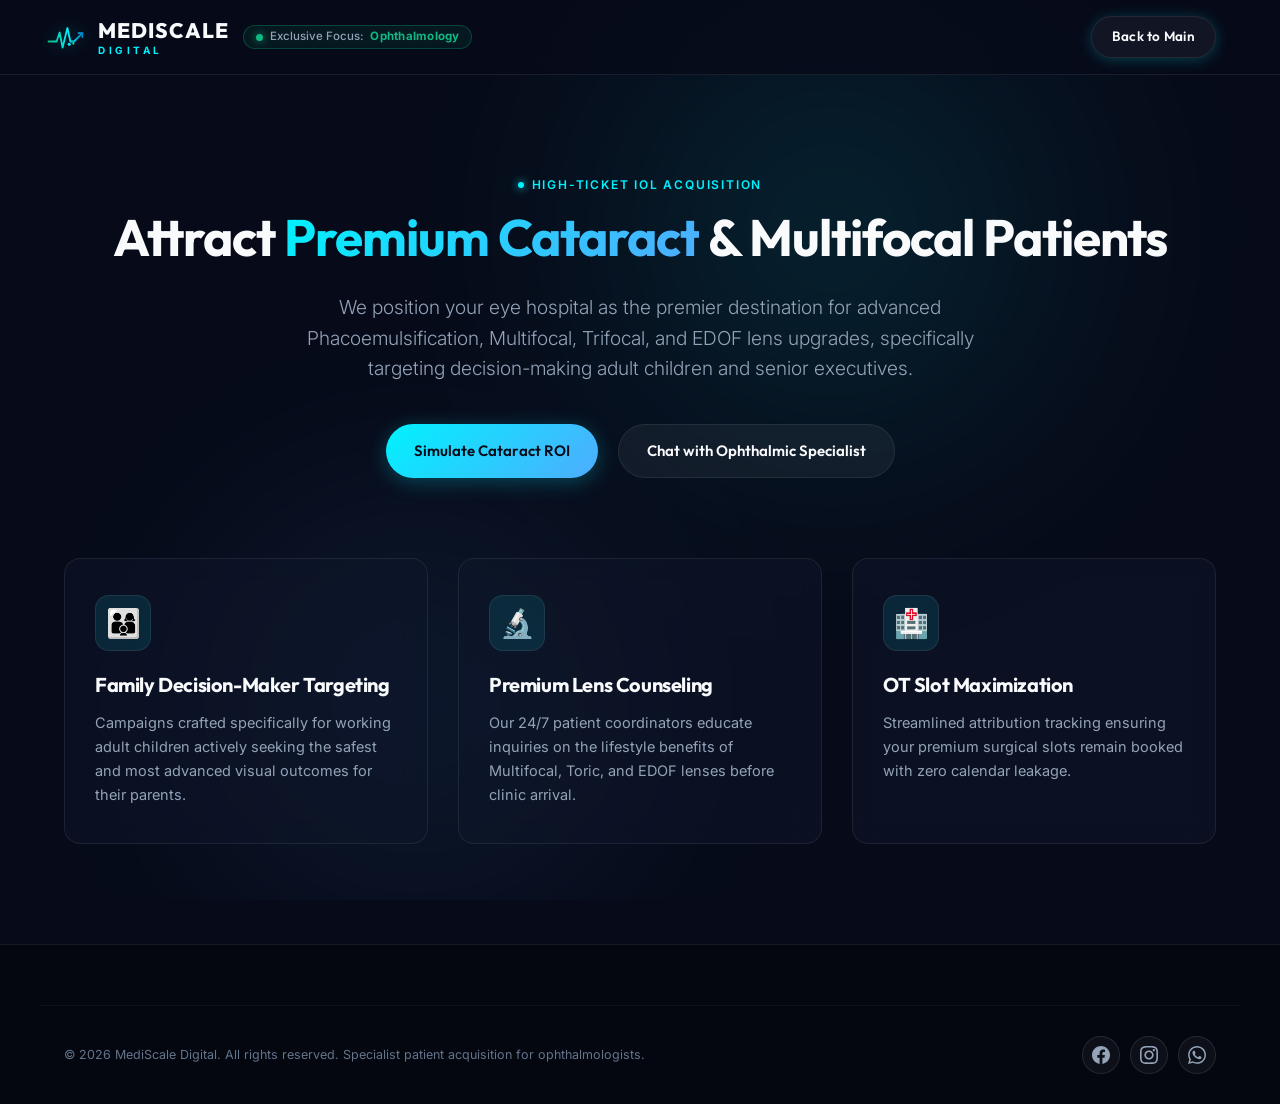
<file: cataract-marketing/index.html>
<!DOCTYPE html>
<html lang="en">
<head>
    <meta charset="UTF-8">
    <meta name="viewport" content="width=device-width, initial-scale=1.0">
    <title>Premium Cataract & Multifocal IOL Marketing | MediScale Digital</title>
    <meta name="description" content="Generate high-ticket Premium Cataract, Multifocal, and Trifocal IOL bookings for your eye hospital. Ethically designed medical campaigns tailored for Tier-1 Indian families.">
    <meta name="robots" content="index, follow">
    <meta property="og:title" content="Premium Cataract & Multifocal IOL Marketing | MediScale Digital">
    <meta property="og:description" content="Fill your surgery slots with premium IOL candidates using targeted Google & Meta ad funnels.">
    <meta property="og:image" content="../assets/dashboard-preview.png">
    <meta property="og:type" content="website">
    <link rel="stylesheet" href="../style.css">
</head>
<body>
    <div class="bg-glow-wrapper">
        <div class="bg-glow glow-1"></div>
        <div class="bg-glow glow-2"></div>
    </div>

    <header class="header">
        <div class="container nav-container">
            <div class="nav-brand-group">
                <a href="/" class="logo">
                    <svg class="logo-svg" width="42" height="42" viewBox="0 0 140 100" fill="none" xmlns="http://www.w3.org/2000/svg">
                        <path d="M15 65 H42 L52 35 L62 85 L78 20 L88 65 H100 L128 37" stroke="url(#logo-grad)" stroke-width="6" stroke-linecap="round" stroke-linejoin="round" />
                        <path d="M115 37 H128 V50" stroke="url(#logo-grad)" stroke-width="6" stroke-linecap="round" stroke-linejoin="round" />
                        <circle cx="84" cy="74" r="5" fill="#00f2fe" />
                        <circle cx="94" cy="66" r="3.5" fill="#10b981" />
                        <circle cx="98" cy="72" r="3.5" fill="#00f2fe" />
                        <defs>
                            <linearGradient id="logo-grad" x1="15" y1="52.5" x2="128" y2="52.5" gradientUnits="userSpaceOnUse">
                                <stop offset="0%" stop-color="#10b981" />
                                <stop offset="60%" stop-color="#00f2fe" />
                                <stop offset="100%" stop-color="#0284c7" />
                            </linearGradient>
                        </defs>
                    </svg>
                    <div class="logo-text-wrapper">
                        <span class="logo-title">MEDISCALE</span>
                        <span class="logo-subtitle">DIGITAL</span>
                    </div>
                </a>
                <div class="nav-badge-pill">
                    <span class="badge-dot"></span>
                    <span class="badge-label">Exclusive Focus:</span>
                    <span class="badge-focus">Ophthalmology</span>
                </div>
            </div>
            <div class="nav-actions">
                <a href="/" class="btn btn-secondary nav-btn">Back to Main</a>
            </div>
        </div>
    </header>

    <main>
        <section class="section-padding" style="padding-top: 170px;">
            <div class="container text-center">
                <span class="eyebrow">High-Ticket IOL Acquisition</span>
                <h1 style="font-size: 3.2rem; margin-bottom: 24px;">Attract <span class="text-gradient">Premium Cataract</span> & Multifocal Patients</h1>
                <p class="lead" style="margin-bottom: 40px;">
                    We position your eye hospital as the premier destination for advanced Phacoemulsification, Multifocal, Trifocal, and EDOF lens upgrades, specifically targeting decision-making adult children and senior executives.
                </p>
                <div style="display:flex; justify-content:center; gap:20px; flex-wrap:wrap;">
                    <a href="/#calculator" class="btn btn-primary">Simulate Cataract ROI</a>
                    <a href="https://wa.me/917008936930?text=Hi%20MediScale%20Digital%2C%20I%27d%20like%20to%20discuss%20Cataract%20IOL%20campaigns" class="btn btn-secondary" target="_blank">Chat with Ophthalmic Specialist</a>
                </div>

                <div class="mastery-grid" style="margin-top: 80px; text-align: left;">
                    <div class="glass-card mastery-card">
                        <div class="mastery-icon">👨‍👩‍👦</div>
                        <h3>Family Decision-Maker Targeting</h3>
                        <p>Campaigns crafted specifically for working adult children actively seeking the safest and most advanced visual outcomes for their parents.</p>
                    </div>
                    <div class="glass-card mastery-card">
                        <div class="mastery-icon">🔬</div>
                        <h3>Premium Lens Counseling</h3>
                        <p>Our 24/7 patient coordinators educate inquiries on the lifestyle benefits of Multifocal, Toric, and EDOF lenses before clinic arrival.</p>
                    </div>
                    <div class="glass-card mastery-card">
                        <div class="mastery-icon">🏥</div>
                        <h3>OT Slot Maximization</h3>
                        <p>Streamlined attribution tracking ensuring your premium surgical slots remain booked with zero calendar leakage.</p>
                    </div>
                </div>
            </div>
        </section>
    </main>

    <footer class="footer">
        <div class="container footer-bottom" style="display:flex; justify-content:space-between; align-items:center; flex-wrap:wrap; gap:16px;">
            <p>&copy; 2026 MediScale Digital. All rights reserved. Specialist patient acquisition for ophthalmologists.</p>
            <div class="footer-social-pills" style="margin-top:0;">
                <a href="https://www.facebook.com/profile.php?id=61592114041472" target="_blank" rel="noopener" class="social-pill-btn" aria-label="MediScale Digital on Facebook" title="Visit Facebook Page">
                    <svg width="18" height="18" viewBox="0 0 24 24" fill="currentColor"><path d="M24 12.073c0-6.627-5.373-12-12-12s-12 5.373-12 12c0 5.99 4.388 10.954 10.125 11.854v-8.385H7.078v-3.47h3.047V9.43c0-3.007 1.792-4.669 4.533-4.669 1.312 0 2.686.235 2.686.235v2.953H15.83c-1.491 0-1.956.925-1.956 1.874v2.25h3.328l-.532 3.47h-2.796v8.385C19.612 23.027 24 18.062 24 12.073z"/></svg>
                </a>
                <a href="https://www.instagram.com/service.mediscale/" target="_blank" rel="noopener" class="social-pill-btn" aria-label="MediScale Digital on Instagram" title="Visit Instagram Profile">
                    <svg width="18" height="18" viewBox="0 0 24 24" fill="currentColor"><path d="M12 2.163c3.204 0 3.584.012 4.85.07 3.252.148 4.771 1.691 4.919 4.919.058 1.265.069 1.645.069 4.849 0 3.205-.012 3.584-.069 4.849-.149 3.225-1.664 4.771-4.919 4.919-1.266.058-1.644.07-4.85.07-3.204 0-3.584-.012-4.849-.07-3.26-.149-4.771-1.699-4.919-4.92-.058-1.265-.07-1.644-.07-4.849 0-3.204.013-3.583.07-4.849.149-3.227 1.664-4.771 4.919-4.919 1.266-.057 1.645-.069 4.849-.069zm0-2.163c-3.259 0-3.667.014-4.947.072-4.358.2-6.78 2.618-6.98 6.98-.059 1.281-.073 1.689-.073 4.948 0 3.259.014 3.668.072 4.948.2 4.358 2.618 6.78 6.98 6.98 1.281.058 1.689.072 4.948.072 3.259 0 3.668-.014 4.948-.072 4.354-.2 6.782-2.618 6.979-6.98.059-1.28.073-1.689.073-4.948 0-3.259-.014-3.667-.072-4.947-.196-4.354-2.617-6.78-6.979-6.98-1.281-.059-1.69-.073-4.949-.073zm0 5.838c-3.403 0-6.162 2.759-6.162 6.162s2.759 6.163 6.162 6.163 6.162-2.759 6.162-6.163c0-3.403-2.759-6.162-6.162-6.162zm0 10.162c-2.209 0-4-1.79-4-4 0-2.209 1.791-4 4-4s4 1.791 4 4c0 2.21-1.791 4-4 4zm6.406-11.845c-.796 0-1.441.645-1.441 1.44s.645 1.44 1.441 1.44c.795 0 1.439-.645 1.439-1.44s-.644-1.44-1.439-1.44z"/></svg>
                </a>
                <a href="https://wa.me/917008936930?text=Hi%20MediScale%20Digital%2C%20I%27d%20like%20to%20discuss%20ad%20campaigns%20for%20my%20clinic" target="_blank" rel="noopener" class="social-pill-btn" aria-label="MediScale Digital on WhatsApp" title="Chat on WhatsApp">
                    <svg width="18" height="18" viewBox="0 0 24 24" fill="currentColor"><path d="M.057 24l1.687-6.163c-1.041-1.804-1.588-3.849-1.587-5.946.003-6.556 5.338-11.891 11.893-11.891 3.181.001 6.167 1.24 8.413 3.488 2.245 2.248 3.481 5.236 3.48 8.414-.003 6.557-5.338 11.892-11.893 11.892-1.99-.001-3.951-.5-5.688-1.448l-6.305 1.654zm6.597-3.807c1.676.995 3.276 1.591 5.392 1.592 5.448 0 9.886-4.434 9.889-9.885.002-5.462-4.415-9.89-9.881-9.892-5.452 0-9.887 4.434-9.889 9.884-.001 2.225.651 3.891 1.746 5.634l-.999 3.648 3.742-.981zm11.387-5.464c-.074-.124-.272-.198-.57-.347-.297-.149-1.758-.868-2.031-.967-.272-.099-.47-.149-.669.149-.198.297-.768.967-.941 1.165-.173.198-.347.223-.644.074-.297-.149-1.255-.462-2.39-1.475-.883-.788-1.48-1.761-1.653-2.059-.173-.297-.018-.458.13-.606.134-.133.297-.347.446-.521.151-.172.2-.296.3-.495.099-.198.05-.372-.025-.521-.075-.148-.669-1.611-.916-2.206-.242-.579-.487-.501-.669-.51l-.57-.01c-.198 0-.52.074-.792.372s-1.04 1.016-1.04 2.479 1.065 2.876 1.213 3.074c.149.198 2.095 3.2 5.076 4.487.709.306 1.263.489 1.694.626.712.226 1.36.194 1.872.118.571-.085 1.758-.719 2.006-1.413.248-.695.248-1.29.173-1.414z"/></svg>
                </a>
            </div>
        </div>
    </footer>
</body>
</html>
</file>
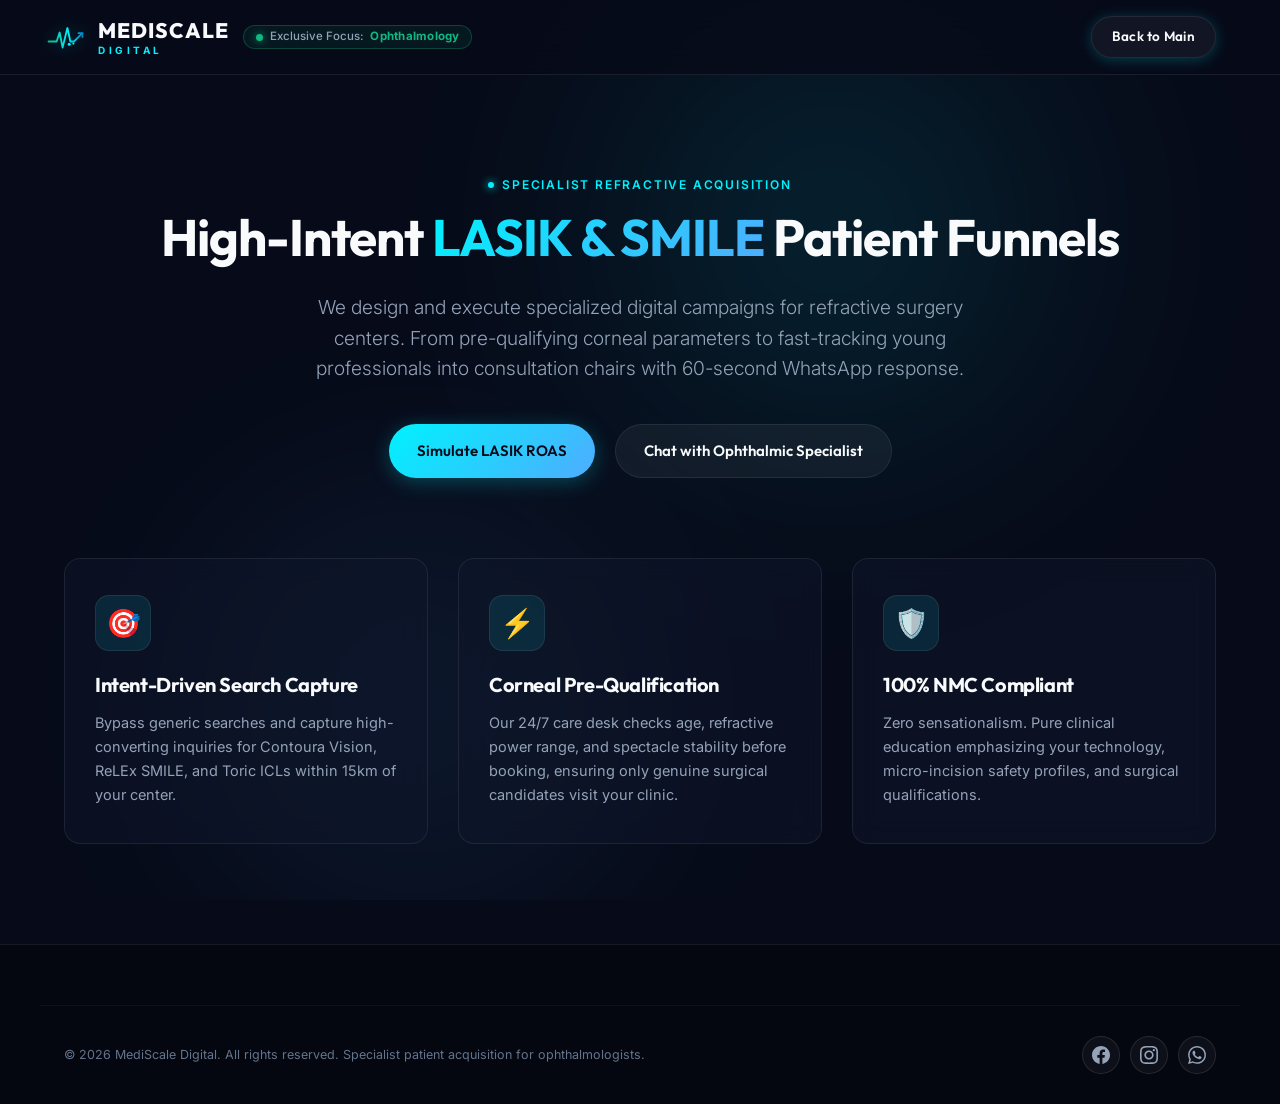
<file: lasik-marketing/index.html>
<!DOCTYPE html>
<html lang="en">
<head>
    <meta charset="UTF-8">
    <meta name="viewport" content="width=device-width, initial-scale=1.0">
    <title>LASIK, SMILE & ICL Patient Acquisition | MediScale Digital</title>
    <meta name="description" content="Fill your refractive OT schedule with high-intent LASIK, Contoura Vision, SMILE, and ICL patients. NMC-compliant medical marketing for eye surgeons.">
    <meta name="robots" content="index, follow">
    <meta property="og:title" content="LASIK, SMILE & ICL Patient Acquisition | MediScale Digital">
    <meta property="og:description" content="Hyper-targeted Meta and Google Search campaigns for refractive eye surgeons across India.">
    <meta property="og:image" content="../assets/dashboard-preview.png">
    <meta property="og:type" content="website">
    <link rel="stylesheet" href="../style.css">
</head>
<body>
    <div class="bg-glow-wrapper">
        <div class="bg-glow glow-1"></div>
        <div class="bg-glow glow-2"></div>
    </div>

    <header class="header">
        <div class="container nav-container">
            <div class="nav-brand-group">
                <a href="/" class="logo">
                    <svg class="logo-svg" width="42" height="42" viewBox="0 0 140 100" fill="none" xmlns="http://www.w3.org/2000/svg">
                        <path d="M15 65 H42 L52 35 L62 85 L78 20 L88 65 H100 L128 37" stroke="url(#logo-grad)" stroke-width="6" stroke-linecap="round" stroke-linejoin="round" />
                        <path d="M115 37 H128 V50" stroke="url(#logo-grad)" stroke-width="6" stroke-linecap="round" stroke-linejoin="round" />
                        <circle cx="84" cy="74" r="5" fill="#00f2fe" />
                        <circle cx="94" cy="66" r="3.5" fill="#10b981" />
                        <circle cx="98" cy="72" r="3.5" fill="#00f2fe" />
                        <defs>
                            <linearGradient id="logo-grad" x1="15" y1="52.5" x2="128" y2="52.5" gradientUnits="userSpaceOnUse">
                                <stop offset="0%" stop-color="#10b981" />
                                <stop offset="60%" stop-color="#00f2fe" />
                                <stop offset="100%" stop-color="#0284c7" />
                            </linearGradient>
                        </defs>
                    </svg>
                    <div class="logo-text-wrapper">
                        <span class="logo-title">MEDISCALE</span>
                        <span class="logo-subtitle">DIGITAL</span>
                    </div>
                </a>
                <div class="nav-badge-pill">
                    <span class="badge-dot"></span>
                    <span class="badge-label">Exclusive Focus:</span>
                    <span class="badge-focus">Ophthalmology</span>
                </div>
            </div>
            <div class="nav-actions">
                <a href="/" class="btn btn-secondary nav-btn">Back to Main</a>
            </div>
        </div>
    </header>

    <main>
        <section class="section-padding" style="padding-top: 170px;">
            <div class="container text-center">
                <span class="eyebrow">Specialist Refractive Acquisition</span>
                <h1 style="font-size: 3.2rem; margin-bottom: 24px;">High-Intent <span class="text-gradient">LASIK & SMILE</span> Patient Funnels</h1>
                <p class="lead" style="margin-bottom: 40px;">
                    We design and execute specialized digital campaigns for refractive surgery centers. From pre-qualifying corneal parameters to fast-tracking young professionals into consultation chairs with 60-second WhatsApp response.
                </p>
                <div style="display:flex; justify-content:center; gap:20px; flex-wrap:wrap;">
                    <a href="/#calculator" class="btn btn-primary">Simulate LASIK ROAS</a>
                    <a href="https://wa.me/917008936930?text=Hi%20MediScale%20Digital%2C%20I%27d%20like%20to%20discuss%20LASIK%20campaigns" class="btn btn-secondary" target="_blank">Chat with Ophthalmic Specialist</a>
                </div>

                <div class="mastery-grid" style="margin-top: 80px; text-align: left;">
                    <div class="glass-card mastery-card">
                        <div class="mastery-icon">🎯</div>
                        <h3>Intent-Driven Search Capture</h3>
                        <p>Bypass generic searches and capture high-converting inquiries for Contoura Vision, ReLEx SMILE, and Toric ICLs within 15km of your center.</p>
                    </div>
                    <div class="glass-card mastery-card">
                        <div class="mastery-icon">⚡</div>
                        <h3>Corneal Pre-Qualification</h3>
                        <p>Our 24/7 care desk checks age, refractive power range, and spectacle stability before booking, ensuring only genuine surgical candidates visit your clinic.</p>
                    </div>
                    <div class="glass-card mastery-card">
                        <div class="mastery-icon">🛡️</div>
                        <h3>100% NMC Compliant</h3>
                        <p>Zero sensationalism. Pure clinical education emphasizing your technology, micro-incision safety profiles, and surgical qualifications.</p>
                    </div>
                </div>
            </div>
        </section>
    </main>

    <footer class="footer">
        <div class="container footer-bottom" style="display:flex; justify-content:space-between; align-items:center; flex-wrap:wrap; gap:16px;">
            <p>&copy; 2026 MediScale Digital. All rights reserved. Specialist patient acquisition for ophthalmologists.</p>
            <div class="footer-social-pills" style="margin-top:0;">
                <a href="https://www.facebook.com/profile.php?id=61592114041472" target="_blank" rel="noopener" class="social-pill-btn" aria-label="MediScale Digital on Facebook" title="Visit Facebook Page">
                    <svg width="18" height="18" viewBox="0 0 24 24" fill="currentColor"><path d="M24 12.073c0-6.627-5.373-12-12-12s-12 5.373-12 12c0 5.99 4.388 10.954 10.125 11.854v-8.385H7.078v-3.47h3.047V9.43c0-3.007 1.792-4.669 4.533-4.669 1.312 0 2.686.235 2.686.235v2.953H15.83c-1.491 0-1.956.925-1.956 1.874v2.25h3.328l-.532 3.47h-2.796v8.385C19.612 23.027 24 18.062 24 12.073z"/></svg>
                </a>
                <a href="https://www.instagram.com/service.mediscale/" target="_blank" rel="noopener" class="social-pill-btn" aria-label="MediScale Digital on Instagram" title="Visit Instagram Profile">
                    <svg width="18" height="18" viewBox="0 0 24 24" fill="currentColor"><path d="M12 2.163c3.204 0 3.584.012 4.85.07 3.252.148 4.771 1.691 4.919 4.919.058 1.265.069 1.645.069 4.849 0 3.205-.012 3.584-.069 4.849-.149 3.225-1.664 4.771-4.919 4.919-1.266.058-1.644.07-4.85.07-3.204 0-3.584-.012-4.849-.07-3.26-.149-4.771-1.699-4.919-4.92-.058-1.265-.07-1.644-.07-4.849 0-3.204.013-3.583.07-4.849.149-3.227 1.664-4.771 4.919-4.919 1.266-.057 1.645-.069 4.849-.069zm0-2.163c-3.259 0-3.667.014-4.947.072-4.358.2-6.78 2.618-6.98 6.98-.059 1.281-.073 1.689-.073 4.948 0 3.259.014 3.668.072 4.948.2 4.358 2.618 6.78 6.98 6.98 1.281.058 1.689.072 4.948.072 3.259 0 3.668-.014 4.948-.072 4.354-.2 6.782-2.618 6.979-6.98.059-1.28.073-1.689.073-4.948 0-3.259-.014-3.667-.072-4.947-.196-4.354-2.617-6.78-6.979-6.98-1.281-.059-1.69-.073-4.949-.073zm0 5.838c-3.403 0-6.162 2.759-6.162 6.162s2.759 6.163 6.162 6.163 6.162-2.759 6.162-6.163c0-3.403-2.759-6.162-6.162-6.162zm0 10.162c-2.209 0-4-1.79-4-4 0-2.209 1.791-4 4-4s4 1.791 4 4c0 2.21-1.791 4-4 4zm6.406-11.845c-.796 0-1.441.645-1.441 1.44s.645 1.44 1.441 1.44c.795 0 1.439-.645 1.439-1.44s-.644-1.44-1.439-1.44z"/></svg>
                </a>
                <a href="https://wa.me/917008936930?text=Hi%20MediScale%20Digital%2C%20I%27d%20like%20to%20discuss%20ad%20campaigns%20for%20my%20clinic" target="_blank" rel="noopener" class="social-pill-btn" aria-label="MediScale Digital on WhatsApp" title="Chat on WhatsApp">
                    <svg width="18" height="18" viewBox="0 0 24 24" fill="currentColor"><path d="M.057 24l1.687-6.163c-1.041-1.804-1.588-3.849-1.587-5.946.003-6.556 5.338-11.891 11.893-11.891 3.181.001 6.167 1.24 8.413 3.488 2.245 2.248 3.481 5.236 3.48 8.414-.003 6.557-5.338 11.892-11.893 11.892-1.99-.001-3.951-.5-5.688-1.448l-6.305 1.654zm6.597-3.807c1.676.995 3.276 1.591 5.392 1.592 5.448 0 9.886-4.434 9.889-9.885.002-5.462-4.415-9.89-9.881-9.892-5.452 0-9.887 4.434-9.889 9.884-.001 2.225.651 3.891 1.746 5.634l-.999 3.648 3.742-.981zm11.387-5.464c-.074-.124-.272-.198-.57-.347-.297-.149-1.758-.868-2.031-.967-.272-.099-.47-.149-.669.149-.198.297-.768.967-.941 1.165-.173.198-.347.223-.644.074-.297-.149-1.255-.462-2.39-1.475-.883-.788-1.48-1.761-1.653-2.059-.173-.297-.018-.458.13-.606.134-.133.297-.347.446-.521.151-.172.2-.296.3-.495.099-.198.05-.372-.025-.521-.075-.148-.669-1.611-.916-2.206-.242-.579-.487-.501-.669-.51l-.57-.01c-.198 0-.52.074-.792.372s-1.04 1.016-1.04 2.479 1.065 2.876 1.213 3.074c.149.198 2.095 3.2 5.076 4.487.709.306 1.263.489 1.694.626.712.226 1.36.194 1.872.118.571-.085 1.758-.719 2.006-1.413.248-.695.248-1.29.173-1.414z"/></svg>
                </a>
            </div>
        </div>
    </footer>
</body>
</html>
</file>
<file: style.css>
/* MediScale Digital Custom Styling System */
@import url('https://fonts.googleapis.com/css2?family=Inter:wght@300;400;500;600&family=Outfit:wght@400;500;600;700;800&display=swap');

:root {
    /* Color Palette */
    --bg-dark: #070b19;
    --bg-card: rgba(15, 23, 42, 0.55);
    --bg-card-hover: rgba(23, 37, 84, 0.7);
    --border-glass: rgba(255, 255, 255, 0.08);
    --border-hover: rgba(0, 242, 254, 0.25);
    
    --primary: #00f2fe; /* Neon Cyan */
    --primary-glow: rgba(0, 242, 254, 0.4);
    --secondary: #4facfe; /* Royal Blue */
    --secondary-glow: rgba(79, 172, 254, 0.4);
    --accent: #10b981; /* Green/Emerald for success/CTAs */
    --accent-glow: rgba(16, 185, 129, 0.3);
    
    --text-main: #f8fafc;
    --text-muted: #94a3b8;
    --text-dim: #64748b;
    
    /* Layout Constants */
    --max-width: 1200px;
    --transition: all 0.3s cubic-bezier(0.4, 0, 0.2, 1);
}

/* Base Styles */
* {
    margin: 0;
    padding: 0;
    box-sizing: border-box;
}

html {
    scroll-behavior: smooth;
    font-size: 16px;
}

body {
    background-color: var(--bg-dark);
    color: var(--text-main);
    font-family: 'Inter', sans-serif;
    line-height: 1.6;
    overflow-x: hidden;
}

h1, h2, h3, h4, h5, h6 {
    font-family: 'Outfit', sans-serif;
    font-weight: 700;
    letter-spacing: -0.02em;
    line-height: 1.2;
}

/* Background Gradients & Glow Effects */
.bg-glow-wrapper {
    position: fixed;
    top: 0;
    left: 0;
    width: 100vw;
    height: 100vh;
    z-index: -1;
    overflow: hidden;
    pointer-events: none;
}

.bg-glow {
    position: absolute;
    border-radius: 50%;
    filter: blur(120px);
    opacity: 0.15;
}

.glow-1 {
    top: -10%;
    right: 10%;
    width: 50vw;
    height: 50vw;
    background: radial-gradient(circle, var(--primary) 0%, transparent 70%);
}

.glow-2 {
    bottom: -10%;
    left: 10%;
    width: 45vw;
    height: 45vw;
    background: radial-gradient(circle, var(--secondary) 0%, transparent 70%);
}

/* Utilities */
.container {
    max-width: var(--max-width);
    margin: 0 auto;
    padding: 0 24px;
}

.section-padding {
    padding: 100px 0;
}

.text-center { text-align: center; }
.text-gradient {
    background: linear-gradient(135deg, var(--primary) 0%, var(--secondary) 100%);
    -webkit-background-clip: text;
    -webkit-text-fill-color: transparent;
}

.eyebrow {
    font-size: 12px;
    text-transform: uppercase;
    letter-spacing: 0.15em;
    color: var(--primary);
    font-weight: 600;
    margin-bottom: 12px;
    display: inline-flex;
    align-items: center;
    gap: 8px;
}

.eyebrow::before {
    content: '';
    display: block;
    width: 6px;
    height: 6px;
    background: var(--primary);
    border-radius: 50%;
    box-shadow: 0 0 8px var(--primary);
}

.lead {
    font-size: 1.2rem;
    color: var(--text-muted);
    max-width: 700px;
    margin: 16px auto 0;
    font-weight: 300;
}

/* Buttons */
.btn {
    display: inline-flex;
    align-items: center;
    justify-content: center;
    padding: 14px 28px;
    border-radius: 50px;
    font-family: 'Outfit', sans-serif;
    font-weight: 600;
    font-size: 15px;
    text-decoration: none;
    cursor: pointer;
    transition: var(--transition);
    border: none;
}

.btn-primary {
    background: linear-gradient(135deg, var(--primary) 0%, var(--secondary) 100%);
    color: #070b19;
    box-shadow: 0 4px 20px rgba(0, 242, 254, 0.25);
}

.btn-primary:hover {
    transform: translateY(-2px);
    box-shadow: 0 6px 24px rgba(0, 242, 254, 0.4);
}

.btn-secondary {
    background: rgba(255, 255, 255, 0.05);
    border: 1px solid var(--border-glass);
    color: var(--text-main);
}

.btn-secondary:hover {
    background: rgba(255, 255, 255, 0.1);
    border-color: var(--primary);
    color: var(--primary);
    transform: translateY(-2px);
}

.btn-accent {
    background: var(--accent);
    color: #070b19;
    box-shadow: 0 4px 15px var(--accent-glow);
}

.btn-accent:hover {
    transform: translateY(-2px);
    box-shadow: 0 6px 20px rgba(16, 185, 129, 0.5);
}

/* Glassmorphic Card */
.glass-card {
    background: var(--bg-card);
    border: 1px solid var(--border-glass);
    border-radius: 16px;
    backdrop-filter: blur(12px);
    -webkit-backdrop-filter: blur(12px);
    transition: var(--transition);
}

.glass-card:hover {
    border-color: var(--border-hover);
    background: var(--bg-card-hover);
    box-shadow: 0 12px 30px rgba(0, 0, 0, 0.3);
}

/* Header & Navigation */
.header {
    position: fixed;
    top: 0;
    left: 0;
    width: 100%;
    z-index: 1000;
    background: rgba(7, 11, 25, 0.78);
    backdrop-filter: blur(16px);
    -webkit-backdrop-filter: blur(16px);
    border-bottom: 1px solid rgba(255, 255, 255, 0.08);
    transition: all 0.3s cubic-bezier(0.16, 1, 0.3, 1);
}

.header.scrolled {
    background: rgba(7, 11, 25, 0.95);
    border-bottom-color: rgba(0, 242, 254, 0.2);
    box-shadow: 0 10px 30px -10px rgba(0, 0, 0, 0.6);
}

.header .nav-container {
    padding-left: 12px;
}

.nav-container {
    display: flex;
    justify-content: space-between;
    align-items: center;
    height: 74px;
    gap: 16px;
    transition: height 0.3s cubic-bezier(0.16, 1, 0.3, 1);
}

.header.scrolled .nav-container {
    height: 64px;
}

/* Brand & Niche Focus Badge */
.nav-brand-group {
    display: flex;
    align-items: center;
    gap: 14px;
    flex-shrink: 0;
    margin-left: -8px; /* Shift logo slightly toward left in header */
}

.logo {
    display: flex;
    align-items: center;
    gap: 12px;
    text-decoration: none;
    color: var(--text-main);
}

.logo-svg {
    filter: drop-shadow(0 0 8px rgba(0, 242, 254, 0.25));
    transition: var(--transition);
}

.logo:hover .logo-svg {
    transform: scale(1.05);
    filter: drop-shadow(0 0 14px rgba(0, 242, 254, 0.5));
}

.logo-text-wrapper {
    display: flex;
    flex-direction: column;
    justify-content: center;
}

.logo-title {
    font-family: 'Outfit', sans-serif;
    font-size: 21px;
    font-weight: 800;
    letter-spacing: 0.05em;
    line-height: 1;
    color: var(--text-main);
}

.logo-subtitle {
    font-family: 'Inter', sans-serif;
    font-size: 10px;
    font-weight: 700;
    letter-spacing: 0.35em;
    line-height: 1;
    margin-top: 4px;
    color: var(--primary);
}

/* Exclusive Focus Badge Pill */
.nav-badge-pill,
.focus-badge {
    display: inline-flex;
    align-items: center;
    gap: 7px;
    padding: 5px 12px;
    background: rgba(16, 185, 129, 0.08);
    border: 1px solid rgba(16, 185, 129, 0.28);
    border-radius: 9999px;
    font-size: 11.5px;
    white-space: nowrap;
    line-height: 1;
    transition: var(--transition);
    user-select: none;
}

.nav-badge-pill:hover,
.focus-badge:hover {
    background: rgba(16, 185, 129, 0.14);
    border-color: rgba(16, 185, 129, 0.45);
    box-shadow: 0 0 14px rgba(16, 185, 129, 0.25);
}

.badge-dot {
    width: 7px;
    height: 7px;
    border-radius: 50%;
    background: #10b981;
    box-shadow: 0 0 8px rgba(16, 185, 129, 0.85);
    display: inline-block;
    flex-shrink: 0;
    animation: pulse-dot 2.2s infinite ease-in-out;
}

@keyframes pulse-dot {
    0%, 100% {
        transform: scale(1);
        box-shadow: 0 0 8px rgba(16, 185, 129, 0.85);
        opacity: 1;
    }
    50% {
        transform: scale(0.8);
        box-shadow: 0 0 2px rgba(16, 185, 129, 0.35);
        opacity: 0.65;
    }
}

.badge-label {
    color: var(--text-muted);
    font-weight: 500;
}

.badge-focus {
    color: #10b981;
    font-weight: 700;
    letter-spacing: 0.02em;
}

/* Nav Menu Wrapper & Floating Pill */
.nav-menu-wrapper {
    display: flex;
    align-items: center;
}

.nav-menu {
    display: flex;
    align-items: center;
    gap: 3px;
    list-style: none;
    background: rgba(15, 23, 42, 0.55);
    border: 1px solid rgba(255, 255, 255, 0.08);
    padding: 5px 6px;
    border-radius: 9999px;
    box-shadow: 0 4px 20px -2px rgba(0, 0, 0, 0.3), inset 0 1px 0 rgba(255, 255, 255, 0.05);
}

.nav-link {
    display: inline-block;
    text-decoration: none;
    color: #94a3b8;
    font-size: 13.5px;
    font-weight: 500;
    padding: 7px 14px;
    border-radius: 9999px;
    transition: all 0.2s cubic-bezier(0.16, 1, 0.3, 1);
    white-space: nowrap;
}

.nav-link:hover {
    color: #ffffff;
    background: rgba(255, 255, 255, 0.09);
    text-shadow: 0 0 10px rgba(0, 242, 254, 0.3);
}

/* Header Actions */
.nav-actions {
    display: flex;
    align-items: center;
    gap: 12px;
    flex-shrink: 0;
}

.nav-btn {
    padding: 9px 20px;
    font-size: 13.5px;
    font-weight: 600;
    letter-spacing: 0.02em;
    border-radius: 9999px;
    box-shadow: 0 2px 14px rgba(0, 242, 254, 0.22);
    white-space: nowrap;
}

.nav-btn:hover {
    transform: translateY(-1px);
    box-shadow: 0 4px 20px rgba(0, 242, 254, 0.4);
}

/* Mobile Hamburger Button */
.mobile-menu-btn {
    display: none;
    background: rgba(255, 255, 255, 0.04);
    border: 1px solid rgba(255, 255, 255, 0.1);
    border-radius: 8px;
    width: 40px;
    height: 40px;
    padding: 10px 8px;
    cursor: pointer;
    flex-direction: column;
    justify-content: space-between;
    align-items: center;
    transition: var(--transition);
}

.mobile-menu-btn:hover {
    background: rgba(255, 255, 255, 0.08);
    border-color: var(--primary);
}

.mobile-menu-btn .bar {
    width: 22px;
    height: 2px;
    background-color: var(--text-main);
    border-radius: 2px;
    transition: all 0.3s cubic-bezier(0.16, 1, 0.3, 1);
    transform-origin: center;
}

.mobile-menu-btn.active .bar:nth-child(1) {
    transform: translateY(7px) rotate(45deg);
}

.mobile-menu-btn.active .bar:nth-child(2) {
    opacity: 0;
    transform: translateX(-10px);
}

.mobile-menu-btn.active .bar:nth-child(3) {
    transform: translateY(-7px) rotate(-45deg);
}

/* Hero Section */
.hero {
    position: relative;
    padding-top: 160px;
    padding-bottom: 100px;
    display: grid;
    grid-template-columns: 1.1fr 0.9fr;
    gap: 60px;
    align-items: center;
}

.hero-content h1 {
    font-size: 3.5rem;
    font-weight: 800;
    line-height: 1.1;
    margin-bottom: 24px;
}

.hero-content p {
    font-size: 1.2rem;
    color: var(--text-muted);
    margin-bottom: 36px;
    font-weight: 300;
}

.hero-ctas {
    display: flex;
    gap: 16px;
    margin-bottom: 40px;
}

.hero-stats {
    display: grid;
    grid-template-columns: repeat(3, 1fr);
    gap: 20px;
    border-top: 1px solid var(--border-glass);
    padding-top: 30px;
}

.hero-stat-item h3 {
    font-size: 2rem;
    font-weight: 700;
    color: var(--primary);
}

.hero-stat-item p {
    font-size: 13px;
    color: var(--text-muted);
    margin: 4px 0 0;
}

.hero-visual {
    position: relative;
    width: 100%;
}

.dashboard-showcase {
    position: relative;
    border-radius: 16px;
    border: 1px solid var(--border-glass);
    overflow: hidden;
    box-shadow: 0 20px 50px rgba(0, 0, 0, 0.4);
    background: #0d1527;
}

.dashboard-showcase img {
    width: 100%;
    height: auto;
    display: block;
    opacity: 0.85;
}

.showcase-overlay {
    position: absolute;
    inset: 0;
    background: linear-gradient(to top, rgba(7, 11, 25, 0.9) 10%, rgba(7, 11, 25, 0.1) 100%);
    display: flex;
    flex-direction: column;
    justify-content: flex-end;
    padding: 30px;
}

.floating-badge {
    position: absolute;
    background: rgba(15, 23, 42, 0.85);
    border: 1px solid var(--primary);
    backdrop-filter: blur(8px);
    border-radius: 12px;
    padding: 12px 18px;
    display: flex;
    align-items: center;
    gap: 12px;
    box-shadow: 0 8px 24px rgba(0, 242, 254, 0.2);
    animation: float 4s ease-in-out infinite;
}

.badge-1 {
    top: 10%;
    left: -20px;
}

.badge-2 {
    bottom: 15%;
    right: -20px;
    animation-delay: 2s;
    border-color: var(--secondary);
}

.badge-icon {
    font-size: 20px;
    background: rgba(0, 242, 254, 0.1);
    width: 36px;
    height: 36px;
    border-radius: 8px;
    display: flex;
    align-items: center;
    justify-content: center;
    color: var(--primary);
}

.badge-2 .badge-icon {
    color: var(--secondary);
    background: rgba(79, 172, 254, 0.1);
}

.badge-info h4 {
    font-size: 14px;
    font-weight: 600;
}

.badge-info p {
    font-size: 11px;
    color: var(--text-muted);
}

/* Niche Selector section */
.niche-section {
    position: relative;
    background: rgba(255, 255, 255, 0.01);
    border-top: 1px solid var(--border-glass);
    border-bottom: 1px solid var(--border-glass);
}

.tab-control {
    display: flex;
    justify-content: center;
    gap: 16px;
    margin-top: 40px;
    margin-bottom: 50px;
}

.tab-btn {
    background: rgba(255, 255, 255, 0.03);
    border: 1px solid var(--border-glass);
    color: var(--text-muted);
    padding: 14px 32px;
    border-radius: 50px;
    font-size: 16px;
    font-weight: 600;
    font-family: 'Outfit', sans-serif;
    cursor: pointer;
    transition: var(--transition);
}

.tab-btn.active {
    background: linear-gradient(135deg, var(--primary) 0%, var(--secondary) 100%);
    color: #070b19;
    box-shadow: 0 4px 20px rgba(0, 242, 254, 0.2);
    border-color: transparent;
}

.tab-content {
    display: none;
    animation: fadeIn 0.5s ease;
}

.tab-content.active {
    display: block;
}

.niche-grid {
    display: grid;
    grid-template-columns: 1fr 1.1fr;
    gap: 50px;
    align-items: center;
}

.niche-image {
    position: relative;
    border-radius: 16px;
    overflow: hidden;
    border: 1px solid var(--border-glass);
}

.niche-image img {
    width: 100%;
    height: 400px;
    object-fit: cover;
    display: block;
}

.niche-features {
    display: flex;
    flex-direction: column;
    gap: 24px;
}

.feature-box {
    display: flex;
    gap: 16px;
    padding: 20px;
}

.feature-box-icon {
    font-size: 24px;
    color: var(--primary);
    background: rgba(0, 242, 254, 0.08);
    width: 48px;
    height: 48px;
    border-radius: 12px;
    display: flex;
    align-items: center;
    justify-content: center;
    flex-shrink: 0;
}

.feature-box-info h3 {
    font-size: 18px;
    font-weight: 600;
    margin-bottom: 6px;
}

.feature-box-info p {
    font-size: 14px;
    color: var(--text-muted);
}

/* Service capabilities */
.services-grid {
    display: grid;
    grid-template-columns: repeat(auto-fit, minmax(340px, 1fr));
    gap: 30px;
    margin-top: 50px;
}

.service-card {
    padding: 40px;
    display: flex;
    flex-direction: column;
    align-items: flex-start;
}

.service-icon {
    font-size: 32px;
    background: linear-gradient(135deg, rgba(0, 242, 254, 0.1) 0%, rgba(79, 172, 254, 0.1) 100%);
    color: var(--primary);
    width: 64px;
    height: 64px;
    border-radius: 16px;
    display: flex;
    align-items: center;
    justify-content: center;
    margin-bottom: 24px;
    border: 1px solid var(--border-glass);
}

.service-card h3 {
    font-size: 22px;
    margin-bottom: 16px;
}

.service-card p {
    font-size: 14.5px;
    color: var(--text-muted);
    margin-bottom: 20px;
}

.service-bullets {
    list-style: none;
    display: flex;
    flex-direction: column;
    gap: 12px;
}

.service-bullets li {
    display: flex;
    align-items: center;
    gap: 10px;
    font-size: 14px;
    color: var(--text-muted);
}

.service-bullets li::before {
    content: '✓';
    color: var(--primary);
    font-weight: bold;
}

/* ROI Calculator Section */
.calc-section {
    background: linear-gradient(180deg, rgba(7, 11, 25, 0) 0%, rgba(0, 242, 254, 0.02) 50%, rgba(7, 11, 25, 0) 100%);
}

.calc-container {
    display: grid;
    grid-template-columns: 1fr 1fr;
    gap: 50px;
    align-items: stretch;
    margin-top: 50px;
}

.calc-inputs {
    padding: 40px;
    display: flex;
    flex-direction: column;
    gap: 30px;
}

.calc-group {
    display: flex;
    flex-direction: column;
    gap: 10px;
}

.calc-label {
    font-size: 14.5px;
    font-weight: 500;
    color: var(--text-main);
    display: flex;
    justify-content: space-between;
}

.calc-label span:last-child {
    color: var(--primary);
    font-weight: 700;
}

.calc-select {
    background: rgba(255, 255, 255, 0.05);
    border: 1px solid var(--border-glass);
    color: var(--white);
    padding: 12px 18px;
    border-radius: 8px;
    font-size: 15px;
    outline: none;
    font-family: inherit;
    cursor: pointer;
    transition: var(--transition);
}

.calc-select:focus {
    border-color: var(--primary);
}

.calc-range {
    -webkit-appearance: none;
    width: 100%;
    height: 6px;
    border-radius: 3px;
    background: rgba(255, 255, 255, 0.1);
    outline: none;
    transition: var(--transition);
}

.calc-range::-webkit-slider-thumb {
    -webkit-appearance: none;
    appearance: none;
    width: 20px;
    height: 20px;
    border-radius: 50%;
    background: var(--primary);
    cursor: pointer;
    box-shadow: 0 0 10px var(--primary);
    transition: var(--transition);
}

.calc-range::-webkit-slider-thumb:hover {
    transform: scale(1.2);
}

.calc-results {
    background: linear-gradient(135deg, rgba(15, 23, 42, 0.8) 0%, rgba(7, 11, 25, 0.95) 100%);
    border: 1px solid var(--primary);
    border-radius: 20px;
    padding: 40px;
    display: flex;
    flex-direction: column;
    justify-content: space-between;
    box-shadow: 0 20px 40px rgba(0, 242, 254, 0.08);
}

.results-header {
    border-bottom: 1px solid var(--border-glass);
    padding-bottom: 20px;
    margin-bottom: 30px;
}

.results-grid {
    display: grid;
    grid-template-columns: 1fr 1fr;
    gap: 30px;
    margin-bottom: 40px;
}

.result-item h4 {
    font-size: 13px;
    text-transform: uppercase;
    letter-spacing: 0.08em;
    color: var(--text-muted);
    margin-bottom: 6px;
}

.result-val {
    font-size: 2rem;
    font-weight: 800;
    color: var(--white);
    font-family: 'Outfit', sans-serif;
}

.result-val.highlight {
    color: var(--primary);
    text-shadow: 0 0 15px var(--primary-glow);
}

/* Comparison Table */
.table-wrap {
    overflow-x: auto;
    margin-top: 50px;
    border-radius: 12px;
    border: 1px solid var(--border-glass);
    background: rgba(255, 255, 255, 0.02);
}

.benchmark-table {
    width: 100%;
    border-collapse: collapse;
    text-align: left;
    font-size: 14.5px;
    min-width: 600px;
}

.benchmark-table th {
    background: rgba(15, 23, 42, 0.7);
    padding: 18px 24px;
    font-family: 'Outfit', sans-serif;
    font-weight: 600;
    text-transform: uppercase;
    font-size: 11px;
    letter-spacing: 0.1em;
    color: var(--primary);
    border-bottom: 1px solid var(--border-glass);
}

.benchmark-table td {
    padding: 18px 24px;
    border-bottom: 1px solid rgba(255, 255, 255, 0.04);
}

.benchmark-table tbody tr:hover {
    background: rgba(255, 255, 255, 0.03);
}

.pill {
    display: inline-flex;
    align-items: center;
    padding: 3px 10px;
    border-radius: 50px;
    font-size: 11.5px;
    font-weight: 600;
}

.pill-cyan {
    background: rgba(0, 242, 254, 0.1);
    color: var(--primary);
    border: 1px solid rgba(0, 242, 254, 0.2);
}

.pill-royal {
    background: rgba(79, 172, 254, 0.1);
    color: var(--secondary);
    border: 1px solid rgba(79, 172, 254, 0.2);
}

/* Process Roadmap */
.roadmap-grid {
    display: grid;
    grid-template-columns: repeat(3, 1fr);
    gap: 30px;
    margin-top: 50px;
    position: relative;
}

.roadmap-card {
    padding: 30px;
    position: relative;
}

.roadmap-num {
    position: absolute;
    top: -24px;
    left: 30px;
    width: 48px;
    height: 48px;
    border-radius: 50%;
    background: linear-gradient(135deg, var(--primary) 0%, var(--secondary) 100%);
    color: #070b19;
    font-family: 'Outfit', sans-serif;
    font-weight: 800;
    font-size: 18px;
    display: flex;
    align-items: center;
    justify-content: center;
    box-shadow: 0 0 15px var(--primary-glow);
}

.roadmap-card h3 {
    margin-top: 15px;
    font-size: 18px;
    margin-bottom: 10px;
}

.roadmap-card p {
    font-size: 13.5px;
    color: var(--text-muted);
}

/* Testimonials */
.testimonials-grid {
    display: grid;
    grid-template-columns: repeat(auto-fit, minmax(320px, 1fr));
    gap: 30px;
    margin-top: 50px;
}

.testimonial-card {
    padding: 30px;
    display: flex;
    flex-direction: column;
    justify-content: space-between;
    height: 100%;
}

.test-text {
    font-size: 14.5px;
    color: var(--text-muted);
    font-style: italic;
    line-height: 1.7;
    margin-bottom: 24px;
}

.test-footer {
    display: flex;
    align-items: center;
    gap: 14px;
}

.test-avatar {
    width: 48px;
    height: 48px;
    border-radius: 50%;
    object-fit: cover;
    border: 1px solid var(--primary);
}

.test-meta h4 {
    font-size: 14.5px;
    font-weight: 600;
}

.test-meta p {
    font-size: 12px;
    color: var(--text-dim);
}

.rating {
    color: #f59e0b;
    margin-bottom: 15px;
    font-size: 14px;
}

/* FAQs accordion */
.faq-wrap {
    max-width: 800px;
    margin: 50px auto 0;
    display: flex;
    flex-direction: column;
    gap: 16px;
}

.faq-item {
    border: 1px solid var(--border-glass);
    border-radius: 12px;
    overflow: hidden;
    transition: var(--transition);
}

.faq-btn {
    width: 100%;
    background: var(--bg-card);
    border: none;
    color: var(--text-main);
    padding: 20px 24px;
    text-align: left;
    font-family: 'Outfit', sans-serif;
    font-size: 16.5px;
    font-weight: 600;
    cursor: pointer;
    display: flex;
    justify-content: space-between;
    align-items: center;
    transition: var(--transition);
}

.faq-btn:hover {
    color: var(--primary);
    background: rgba(255, 255, 255, 0.02);
}

.faq-icon {
    font-size: 18px;
    transition: transform 0.3s ease;
    color: var(--primary);
}

.faq-content {
    max-height: 0;
    overflow: hidden;
    background: rgba(0, 0, 0, 0.2);
    transition: max-height 0.3s cubic-bezier(0.4, 0, 0.2, 1);
}

.faq-content-inner {
    padding: 24px;
    font-size: 14.5px;
    color: var(--text-muted);
    border-top: 1px solid var(--border-glass);
    line-height: 1.7;
}

.faq-item.active {
    border-color: var(--primary);
}

.faq-item.active .faq-icon {
    transform: rotate(45deg);
}

.faq-item.active .faq-content {
    max-height: 250px;
}

/* Contact Audit CTA Section */
.cta-banner {
    position: relative;
    border-radius: 24px;
    padding: 60px 40px;
    text-align: center;
    overflow: hidden;
    margin-top: 60px;
    box-shadow: 0 20px 40px rgba(0, 242, 254, 0.05);
}

.cta-banner-bg {
    position: absolute;
    inset: 0;
    background: radial-gradient(circle at 50% 50%, rgba(0, 242, 254, 0.12) 0%, transparent 60%), rgba(15, 23, 42, 0.85);
    z-index: -1;
}

.cta-banner h2 {
    font-size: 2.5rem;
    margin-bottom: 16px;
}

.cta-banner p {
    color: var(--text-muted);
    max-width: 600px;
    margin: 0 auto 30px;
    font-size: 1.05rem;
}

.cta-buttons {
    display: flex;
    justify-content: center;
    gap: 16px;
    flex-wrap: wrap;
}

/* Modal Booking Form */
.modal {
    position: fixed;
    inset: 0;
    background: rgba(7, 11, 25, 0.85);
    backdrop-filter: blur(8px);
    z-index: 2000;
    display: flex;
    align-items: center;
    justify-content: center;
    opacity: 0;
    pointer-events: none;
    transition: opacity 0.3s ease;
}

.modal.active {
    opacity: 1;
    pointer-events: all;
}

.modal-card {
    width: 100%;
    max-width: 520px;
    padding: 40px;
    position: relative;
    border-radius: 20px;
    box-shadow: 0 20px 50px rgba(0, 0, 0, 0.5);
    border: 1px solid var(--primary);
    background: #0d1527;
}

.modal-close {
    position: absolute;
    top: 20px;
    right: 20px;
    background: none;
    border: none;
    color: var(--text-muted);
    font-size: 24px;
    cursor: pointer;
    transition: var(--transition);
}

.modal-close:hover {
    color: var(--primary);
}

.modal-header {
    margin-bottom: 24px;
}

.modal-header h3 {
    font-size: 22px;
}

.modal-header p {
    font-size: 13.5px;
    color: var(--text-muted);
    margin-top: 4px;
}

.form-group {
    margin-bottom: 20px;
    display: flex;
    flex-direction: column;
    gap: 8px;
}

.form-group label {
    font-size: 13.5px;
    font-weight: 500;
    color: var(--text-muted);
}

.form-control {
    background: rgba(255, 255, 255, 0.05);
    border: 1px solid var(--border-glass);
    border-radius: 8px;
    padding: 12px 16px;
    color: var(--white);
    font-family: inherit;
    font-size: 14.5px;
    outline: none;
    transition: var(--transition);
}

.form-control:focus {
    border-color: var(--primary);
    box-shadow: 0 0 10px rgba(0, 242, 254, 0.1);
}

/* Simulated Video Player */
.video-preview {
    position: relative;
    width: 100%;
    aspect-ratio: 16/9;
    border-radius: 16px;
    overflow: hidden;
    border: 1px solid var(--border-glass);
    cursor: pointer;
    box-shadow: 0 12px 30px rgba(0,0,0,0.3);
}

.video-preview img {
    width: 100%;
    height: 100%;
    object-fit: cover;
    display: block;
    transition: transform 0.5s ease;
}

.video-preview:hover img {
    transform: scale(1.03);
}

.video-play-btn {
    position: absolute;
    inset: 0;
    margin: auto;
    width: 70px;
    height: 70px;
    background: var(--primary);
    border-radius: 50%;
    display: flex;
    align-items: center;
    justify-content: center;
    box-shadow: 0 0 25px var(--primary-glow);
    transition: var(--transition);
}

.video-preview:hover .video-play-btn {
    transform: scale(1.1);
    background: var(--secondary);
    box-shadow: 0 0 30px var(--secondary-glow);
}

.video-play-btn::after {
    content: '';
    display: block;
    width: 0;
    height: 0;
    border-top: 10px solid transparent;
    border-bottom: 10px solid transparent;
    border-left: 16px solid #070b19;
    margin-left: 5px;
}

/* Footer */
.footer {
    border-top: 1px solid var(--border-glass);
    padding: 60px 0 30px;
    background: #040710;
}

.footer-grid {
    display: grid;
    grid-template-columns: 1.5fr 1fr 1fr 1.2fr;
    gap: 60px;
    margin-bottom: 40px;
}

.footer-brand h4 {
    font-size: 18px;
    margin-bottom: 15px;
}

.footer-brand p {
    font-size: 13.5px;
    color: var(--text-muted);
    margin-bottom: 20px;
    max-width: 320px;
}

.footer-links h4 {
    font-size: 15px;
    text-transform: uppercase;
    letter-spacing: 0.08em;
    color: var(--primary);
    margin-bottom: 20px;
}

.footer-links ul {
    list-style: none;
    display: flex;
    flex-direction: column;
    gap: 12px;
}

.footer-links a {
    text-decoration: none;
    color: var(--text-muted);
    font-size: 14px;
    transition: var(--transition);
}

.footer-links a:hover {
    color: var(--primary);
}

.footer-bottom {
    border-top: 1px solid rgba(255, 255, 255, 0.04);
    padding-top: 30px;
    display: flex;
    justify-content: space-between;
    align-items: center;
    font-size: 12.5px;
    color: var(--text-dim);
}

.footer-bottom-links {
    display: flex;
    gap: 20px;
}

/* Animations */
@keyframes float {
    0%, 100% { transform: translateY(0); }
    50% { transform: translateY(-10px); }
}

@keyframes fadeIn {
    from { opacity: 0; transform: translateY(10px); }
    to { opacity: 1; transform: translateY(0); }
}
/* Exclusive Focus Badge */
.focus-badge {
    display: inline-flex;
    align-items: center;
    gap: 8px;
    padding: 6px 14px;
    border-radius: 9999px;
    background: rgba(0, 242, 254, 0.08);
    border: 1px solid rgba(0, 242, 254, 0.3);
    color: var(--primary);
    font-family: 'Outfit', sans-serif;
    font-size: 12.5px;
    font-weight: 600;
    letter-spacing: 0.03em;
    box-shadow: 0 0 12px rgba(0, 242, 254, 0.15);
    white-space: nowrap;
}
.focus-badge .badge-dot {
    width: 6px;
    height: 6px;
    border-radius: 50%;
    background: var(--accent);
    box-shadow: 0 0 8px var(--accent);
}

/* Ophthalmology 3-Card Mastery Grid */
.mastery-grid {
    display: grid;
    grid-template-columns: repeat(auto-fit, minmax(320px, 1fr));
    gap: 30px;
    margin-top: 50px;
}
.mastery-card {
    padding: 36px 30px;
    display: flex;
    flex-direction: column;
    align-items: flex-start;
    position: relative;
    overflow: hidden;
}
.mastery-card::before {
    content: '';
    position: absolute;
    top: 0;
    left: 0;
    width: 100%;
    height: 3px;
    background: linear-gradient(90deg, var(--primary), var(--secondary));
    opacity: 0;
    transition: var(--transition);
}
.mastery-card:hover::before {
    opacity: 1;
}
.mastery-icon {
    font-size: 28px;
    background: rgba(0, 242, 254, 0.1);
    width: 56px;
    height: 56px;
    border-radius: 14px;
    display: flex;
    align-items: center;
    justify-content: center;
    margin-bottom: 22px;
    border: 1px solid var(--border-glass);
}
.mastery-card h3 {
    font-size: 20px;
    margin-bottom: 14px;
    color: var(--text-main);
}
.mastery-card p {
    font-size: 14.5px;
    color: var(--text-muted);
    line-height: 1.65;
}

/* Mock WhatsApp Conversation Box */
.chat-mock-container {
    margin-top: 40px;
    max-width: 680px;
    margin-left: auto;
    margin-right: auto;
    border-radius: 16px;
    border: 1px solid var(--border-glass);
    background: rgba(11, 20, 36, 0.85);
    backdrop-filter: blur(12px);
    overflow: hidden;
    box-shadow: 0 16px 40px rgba(0, 0, 0, 0.35);
}
.chat-header {
    background: rgba(15, 23, 42, 0.95);
    border-bottom: 1px solid var(--border-glass);
    padding: 14px 20px;
    display: flex;
    align-items: center;
    justify-content: space-between;
}
.chat-header-user {
    display: flex;
    align-items: center;
    gap: 12px;
}
.chat-avatar {
    width: 38px;
    height: 38px;
    border-radius: 50%;
    background: linear-gradient(135deg, var(--primary), var(--secondary));
    display: flex;
    align-items: center;
    justify-content: center;
    font-weight: 700;
    color: #070b19;
    font-size: 14px;
}
.chat-title {
    font-size: 14px;
    font-weight: 600;
    color: var(--text-main);
}
.chat-status {
    font-size: 11.5px;
    color: var(--accent);
    display: flex;
    align-items: center;
    gap: 6px;
}
.chat-status::before {
    content: '';
    display: inline-block;
    width: 6px;
    height: 6px;
    border-radius: 50%;
    background: var(--accent);
    box-shadow: 0 0 6px var(--accent);
}
.chat-body {
    padding: 24px 20px;
    display: flex;
    flex-direction: column;
    gap: 16px;
    background: radial-gradient(circle at center, rgba(0, 242, 254, 0.02) 0%, transparent 70%);
}
.chat-bubble {
    max-width: 82%;
    padding: 14px 18px;
    border-radius: 14px;
    font-size: 14px;
    line-height: 1.5;
    position: relative;
}
.chat-bubble-patient {
    align-self: flex-start;
    background: rgba(30, 41, 59, 0.8);
    border: 1px solid var(--border-glass);
    color: var(--text-main);
    border-bottom-left-radius: 4px;
}
.chat-bubble-system {
    align-self: flex-end;
    background: linear-gradient(135deg, rgba(2, 132, 199, 0.25) 0%, rgba(0, 242, 254, 0.15) 100%);
    border: 1px solid rgba(0, 242, 254, 0.3);
    color: var(--text-main);
    border-bottom-right-radius: 4px;
}
.chat-bubble-label {
    font-size: 11px;
    font-weight: 700;
    text-transform: uppercase;
    letter-spacing: 0.05em;
    margin-bottom: 4px;
    color: var(--primary);
}
.chat-bubble-patient .chat-bubble-label {
    color: var(--text-muted);
}
.chat-timestamp {
    font-size: 10px;
    color: var(--text-dim);
    text-align: right;
    margin-top: 4px;
}

.table-note {
    margin-top: 24px;
    font-size: 14px;
    color: var(--text-muted);
    text-align: center;
    font-style: italic;
}

/* ========================================================
   Prius Healthcare Inspired Authority & Conversion Features
   ======================================================== */

/* 1. Measurable Impact Section */
.impact-section {
    padding: 60px 0 80px;
    background: radial-gradient(ellipse at 50% 0%, rgba(0, 242, 254, 0.05) 0%, transparent 60%);
    position: relative;
    border-bottom: 1px solid var(--border-glass);
}

.impact-grid {
    display: grid;
    grid-template-columns: repeat(4, 1fr);
    gap: 24px;
    margin-top: 40px;
}

.impact-card {
    padding: 32px 24px;
    text-align: center;
    border-radius: 16px;
    display: flex;
    flex-direction: column;
    align-items: center;
    position: relative;
    overflow: hidden;
}

.impact-card::before {
    content: '';
    position: absolute;
    top: 0;
    left: 20%;
    right: 20%;
    height: 1px;
    background: linear-gradient(90deg, transparent, var(--primary), transparent);
    opacity: 0.6;
}

.impact-icon-wrap {
    font-size: 28px;
    margin-bottom: 16px;
    width: 56px;
    height: 56px;
    display: flex;
    align-items: center;
    justify-content: center;
    border-radius: 14px;
    background: rgba(0, 242, 254, 0.06);
    border: 1px solid rgba(0, 242, 254, 0.15);
}

.impact-num-wrap {
    display: flex;
    align-items: baseline;
    justify-content: center;
    gap: 2px;
    margin-bottom: 10px;
}

.impact-val {
    font-family: 'Outfit', sans-serif;
    font-size: 2.8rem;
    font-weight: 800;
    line-height: 1;
    background: linear-gradient(135deg, #ffffff 0%, var(--primary) 100%);
    -webkit-background-clip: text;
    -webkit-text-fill-color: transparent;
}

.impact-unit {
    font-family: 'Outfit', sans-serif;
    font-size: 1.5rem;
    font-weight: 700;
    color: var(--accent);
}

.impact-title {
    font-size: 16px;
    font-weight: 700;
    margin-bottom: 8px;
    color: var(--text-main);
}

.impact-desc {
    font-size: 12.5px;
    color: var(--text-muted);
    line-height: 1.5;
}

/* 2. In-House Clinical Advisory Desk Highlight */
.clinical-review-card {
    padding: 40px;
    border-radius: 20px;
    background: linear-gradient(135deg, rgba(15, 23, 42, 0.8) 0%, rgba(7, 11, 25, 0.9) 100%);
    border: 1px solid rgba(16, 185, 129, 0.25);
    box-shadow: 0 16px 40px rgba(0, 0, 0, 0.4);
}

.clinical-review-grid {
    display: grid;
    grid-template-columns: 1.35fr 0.9fr;
    gap: 40px;
    align-items: center;
}

.clinical-badge-tag {
    display: inline-flex;
    align-items: center;
    gap: 8px;
    padding: 5px 14px;
    background: rgba(16, 185, 129, 0.1);
    border: 1px solid rgba(16, 185, 129, 0.35);
    border-radius: 9999px;
    font-size: 12px;
    font-weight: 600;
    color: #10b981;
    margin-bottom: 16px;
}

.clinical-review-content h3 {
    font-size: 26px;
    font-weight: 800;
    margin-bottom: 14px;
    line-height: 1.25;
}

.clinical-review-content p {
    font-size: 14.5px;
    color: var(--text-muted);
    line-height: 1.6;
    margin-bottom: 24px;
}

.clinical-perks-list {
    display: flex;
    flex-direction: column;
    gap: 16px;
}

.perk-item {
    display: flex;
    gap: 14px;
    align-items: flex-start;
}

.perk-icon {
    width: 24px;
    height: 24px;
    border-radius: 50%;
    background: rgba(16, 185, 129, 0.15);
    border: 1px solid #10b981;
    color: #10b981;
    display: flex;
    align-items: center;
    justify-content: center;
    font-size: 13px;
    font-weight: bold;
    flex-shrink: 0;
    margin-top: 2px;
}

.perk-item strong {
    font-size: 14.5px;
    color: var(--text-main);
    display: block;
    margin-bottom: 2px;
}

.perk-item p {
    font-size: 13px;
    color: var(--text-muted);
    margin: 0;
    line-height: 1.45;
}

.compliance-shield-box {
    background: rgba(2, 6, 23, 0.65);
    border: 1px solid rgba(0, 242, 254, 0.25);
    border-radius: 16px;
    padding: 32px 26px;
    text-align: center;
    position: relative;
    box-shadow: 0 10px 30px rgba(0, 0, 0, 0.35);
}

.shield-icon {
    font-size: 42px;
    margin-bottom: 12px;
    filter: drop-shadow(0 0 12px rgba(16, 185, 129, 0.4));
}

.compliance-shield-box h4 {
    font-size: 20px;
    font-weight: 700;
    color: #ffffff;
    margin-bottom: 6px;
}

.compliance-shield-box p {
    font-size: 12.5px;
    color: var(--text-muted);
    margin-bottom: 22px;
}

.shield-stats {
    display: flex;
    flex-direction: column;
    gap: 10px;
    border-top: 1px solid rgba(255, 255, 255, 0.08);
    padding-top: 18px;
}

.shield-stat-row {
    display: flex;
    justify-content: space-between;
    align-items: center;
    font-size: 13px;
    color: var(--text-muted);
}

.stat-highlight {
    font-weight: 700;
    color: var(--primary);
    font-family: 'Outfit', sans-serif;
    font-size: 14.5px;
}

/* 3. Comparison Section (MediScale vs Generic Agencies) */
.comparison-section {
    position: relative;
    background: rgba(255, 255, 255, 0.01);
}

.comparison-table-wrapper {
    margin-top: 45px;
    overflow-x: auto;
    border-radius: 16px;
    border: 1px solid var(--border-glass);
    background: rgba(15, 23, 42, 0.5);
    box-shadow: 0 15px 40px rgba(0, 0, 0, 0.4);
}

.comparison-table {
    width: 100%;
    border-collapse: collapse;
    text-align: left;
    min-width: 720px;
}

.comparison-table th {
    padding: 20px 24px;
    font-family: 'Outfit', sans-serif;
    font-size: 15px;
    font-weight: 700;
    border-bottom: 1px solid var(--border-glass);
}

.comparison-table th.col-generic {
    color: var(--text-muted);
    background: rgba(255, 255, 255, 0.02);
}

.comparison-table th.col-mediscale {
    color: var(--primary);
    background: rgba(0, 242, 254, 0.07);
    border-left: 1px solid rgba(0, 242, 254, 0.2);
    border-right: 1px solid rgba(0, 242, 254, 0.2);
}

.comparison-table td {
    padding: 18px 24px;
    font-size: 13.5px;
    border-bottom: 1px solid rgba(255, 255, 255, 0.04);
    vertical-align: middle;
}

.comparison-table tbody tr:last-child td {
    border-bottom: none;
}

.comparison-table td.col-generic {
    color: var(--text-muted);
    background: rgba(255, 255, 255, 0.015);
}

.comparison-table td.col-mediscale {
    color: var(--text-main);
    background: rgba(0, 242, 254, 0.035);
    border-left: 1px solid rgba(0, 242, 254, 0.15);
    border-right: 1px solid rgba(0, 242, 254, 0.15);
}

.check-mark {
    display: inline-flex;
    align-items: center;
    justify-content: center;
    width: 20px;
    height: 20px;
    border-radius: 50%;
    background: rgba(16, 185, 129, 0.2);
    color: #10b981;
    font-weight: bold;
    font-size: 12px;
    margin-right: 8px;
    flex-shrink: 0;
}

.cross-mark {
    display: inline-flex;
    align-items: center;
    justify-content: center;
    width: 20px;
    height: 20px;
    border-radius: 50%;
    background: rgba(239, 68, 68, 0.15);
    color: #ef4444;
    font-weight: bold;
    font-size: 11px;
    margin-right: 8px;
    flex-shrink: 0;
}

/* 4. Complimentary Blueprint Section */
.blueprint-section {
    position: relative;
}

.blueprint-card {
    padding: 48px;
    border-radius: 24px;
    background: linear-gradient(135deg, rgba(15, 23, 42, 0.95) 0%, rgba(7, 11, 25, 0.98) 100%);
    border: 1px solid rgba(0, 242, 254, 0.25);
    box-shadow: 0 25px 60px rgba(0, 0, 0, 0.6);
}

.blueprint-grid {
    display: grid;
    grid-template-columns: 1.25fr 1fr;
    gap: 48px;
    align-items: center;
}

.blueprint-perks-list {
    display: flex;
    flex-direction: column;
    gap: 20px;
}

.blueprint-perk {
    display: flex;
    gap: 16px;
}

.perk-bullet {
    width: 36px;
    height: 36px;
    border-radius: 10px;
    background: rgba(0, 242, 254, 0.1);
    border: 1px solid rgba(0, 242, 254, 0.25);
    color: var(--primary);
    display: flex;
    align-items: center;
    justify-content: center;
    font-size: 16px;
    flex-shrink: 0;
}

.blueprint-perk h4 {
    font-size: 16px;
    font-weight: 700;
    margin-bottom: 4px;
    color: var(--text-main);
}

.blueprint-perk p {
    font-size: 13px;
    color: var(--text-muted);
    line-height: 1.5;
    margin: 0;
}

.blueprint-form-card {
    background: rgba(7, 11, 25, 0.7);
    border: 1px solid var(--border-glass);
    border-radius: 18px;
    padding: 32px 28px;
    box-shadow: 0 10px 30px rgba(0, 0, 0, 0.4);
}

.blueprint-form-card h3 {
    font-size: 20px;
    font-weight: 700;
    margin-bottom: 4px;
}

/* 5. Floating Sticky Care Desk Bar */
.floating-care-desk {
    position: fixed;
    bottom: 24px;
    right: 24px;
    z-index: 998;
    background: rgba(11, 19, 38, 0.92);
    backdrop-filter: blur(16px);
    -webkit-backdrop-filter: blur(16px);
    border: 1px solid rgba(0, 242, 254, 0.25);
    border-radius: 9999px;
    padding: 6px 8px 6px 16px;
    box-shadow: 0 10px 35px -5px rgba(0, 0, 0, 0.6), 0 0 20px rgba(0, 242, 254, 0.15);
    transition: transform 0.3s ease, box-shadow 0.3s ease;
}

.floating-care-desk:hover {
    transform: translateY(-2px);
    border-color: var(--primary);
    box-shadow: 0 14px 40px -5px rgba(0, 0, 0, 0.7), 0 0 25px rgba(0, 242, 254, 0.25);
}

.care-desk-inner {
    display: flex;
    align-items: center;
    gap: 14px;
}

.care-desk-status {
    display: flex;
    align-items: center;
    gap: 8px;
    font-size: 12px;
    color: var(--text-muted);
    white-space: nowrap;
}

.status-pulse-dot {
    width: 8px;
    height: 8px;
    border-radius: 50%;
    background: #10b981;
    box-shadow: 0 0 8px #10b981;
    animation: pulse-dot 2s infinite ease-in-out;
}

.care-desk-actions {
    display: flex;
    align-items: center;
    gap: 6px;
}

.care-pill-btn {
    display: inline-flex;
    align-items: center;
    gap: 6px;
    padding: 6px 13px;
    border-radius: 9999px;
    font-size: 12px;
    font-weight: 600;
    font-family: 'Outfit', sans-serif;
    text-decoration: none;
    border: none;
    cursor: pointer;
    transition: all 0.2s ease;
    white-space: nowrap;
}

.care-pill-btn.btn-wa {
    background: rgba(16, 185, 129, 0.15);
    border: 1px solid rgba(16, 185, 129, 0.35);
    color: #10b981;
}

.care-pill-btn.btn-wa:hover {
    background: #10b981;
    color: #070b19;
}

.care-pill-btn.btn-call {
    background: rgba(255, 255, 255, 0.05);
    border: 1px solid rgba(255, 255, 255, 0.1);
    color: var(--text-main);
}

.care-pill-btn.btn-call:hover {
    background: var(--primary);
    color: #070b19;
    border-color: var(--primary);
}

.care-pill-btn.btn-audit {
    background: linear-gradient(135deg, var(--primary) 0%, var(--secondary) 100%);
    color: #070b19;
}

.care-pill-btn.btn-audit:hover {
    box-shadow: 0 0 15px rgba(0, 242, 254, 0.5);
}

/* Footer Social Links Styling */
.footer-social-list {
    list-style: none;
    display: flex;
    flex-direction: column;
    gap: 12px;
}

.footer-social-link {
    display: inline-flex;
    align-items: center;
    gap: 10px;
    color: var(--text-muted);
    text-decoration: none;
    font-size: 14px;
    transition: var(--transition);
}

.footer-social-link svg {
    color: var(--primary);
    flex-shrink: 0;
    transition: transform 0.2s ease, color 0.2s ease;
}

.footer-social-link:hover {
    color: #ffffff;
    transform: translateX(3px);
}

.footer-social-link:hover svg {
    color: var(--accent);
    transform: scale(1.15);
}

.footer-social-pills {
    display: flex;
    gap: 10px;
    margin-top: 16px;
}

.social-pill-btn {
    display: inline-flex;
    align-items: center;
    justify-content: center;
    width: 38px;
    height: 38px;
    border-radius: 50%;
    background: rgba(255, 255, 255, 0.04);
    border: 1px solid rgba(255, 255, 255, 0.1);
    color: var(--text-muted);
    transition: var(--transition);
    text-decoration: none;
}

.social-pill-btn:hover {
    background: rgba(0, 242, 254, 0.1);
    border-color: var(--primary);
    color: var(--primary);
    transform: translateY(-2px);
    box-shadow: 0 4px 12px rgba(0, 242, 254, 0.25);
}

/* Media Queries */
@media (max-width: 1200px) {
    .badge-label {
        display: none;
    }
    .nav-badge-pill,
    .focus-badge {
        padding: 4px 10px;
        font-size: 11px;
    }
    .nav-link {
        padding: 6px 10px;
        font-size: 13px;
    }
}

@media (max-width: 992px) {
    .mobile-menu-btn {
        display: flex;
    }
    
    .nav-menu-wrapper {
        position: fixed;
        top: 74px;
        left: 0;
        right: 0;
        width: 100%;
        background: rgba(7, 11, 25, 0.98);
        backdrop-filter: blur(24px);
        -webkit-backdrop-filter: blur(24px);
        border-bottom: 1px solid rgba(255, 255, 255, 0.1);
        padding: 22px 20px 28px;
        display: flex;
        justify-content: center;
        align-items: center;
        opacity: 0;
        visibility: hidden;
        transform: translateY(-10px);
        transition: all 0.3s cubic-bezier(0.16, 1, 0.3, 1);
        pointer-events: none;
        box-shadow: 0 25px 40px rgba(0, 0, 0, 0.7);
    }
    
    .header.scrolled .nav-menu-wrapper {
        top: 64px;
    }
    
    .nav-menu-wrapper.active {
        opacity: 1;
        visibility: visible;
        transform: translateY(0);
        pointer-events: auto;
    }
    
    .nav-menu {
        flex-direction: column;
        width: 100%;
        max-width: 440px;
        background: transparent;
        border: none;
        box-shadow: none;
        padding: 0;
        gap: 8px;
    }
    
    .nav-menu .nav-link {
        width: 100%;
        text-align: center;
        padding: 12px 20px;
        font-size: 15px;
        background: rgba(255, 255, 255, 0.035);
        border: 1px solid rgba(255, 255, 255, 0.06);
        border-radius: 12px;
    }
    
    .nav-menu .nav-link:hover {
        background: rgba(255, 255, 255, 0.08);
        border-color: rgba(0, 242, 254, 0.3);
    }

    .hero {
        grid-template-columns: 1fr;
        gap: 50px;
        text-align: center;
        padding-top: 130px;
    }
    
    .hero-ctas {
        justify-content: center;
    }
    
    .hero-stats {
        justify-content: center;
        max-width: 500px;
        margin: 0 auto;
    }
    
    .niche-grid {
        grid-template-columns: 1fr;
        gap: 40px;
    }
    
    .calc-container {
        grid-template-columns: 1fr;
    }
    
    .roadmap-grid {
        grid-template-columns: 1fr;
        gap: 50px;
    }
    
    .roadmap-card {
        border-bottom: 1px solid var(--border-glass);
        padding-bottom: 30px;
    }
}

@media (max-width: 768px) {
    .hero-content h1 {
        font-size: 2.6rem;
    }
    
    .section-padding {
        padding: 70px 0;
    }
    
    .footer-grid {
        grid-template-columns: 1fr;
        gap: 40px;
    }
}

@media (max-width: 580px) {
    .header .nav-container {
        padding-left: 8px;
    }
    .nav-brand-group {
        margin-left: -4px;
    }
    .nav-badge-pill {
        display: none;
    }
    .logo-title {
        font-size: 18px;
    }
    .logo-subtitle {
        font-size: 9px;
        letter-spacing: 0.28em;
    }
    .nav-btn {
        padding: 7px 14px;
        font-size: 12.5px;
    }
    .nav-actions {
        gap: 8px;
    }
    .nav-container {
        height: 66px;
    }
    .header.scrolled .nav-container {
        height: 60px;
    }
}
</file>
